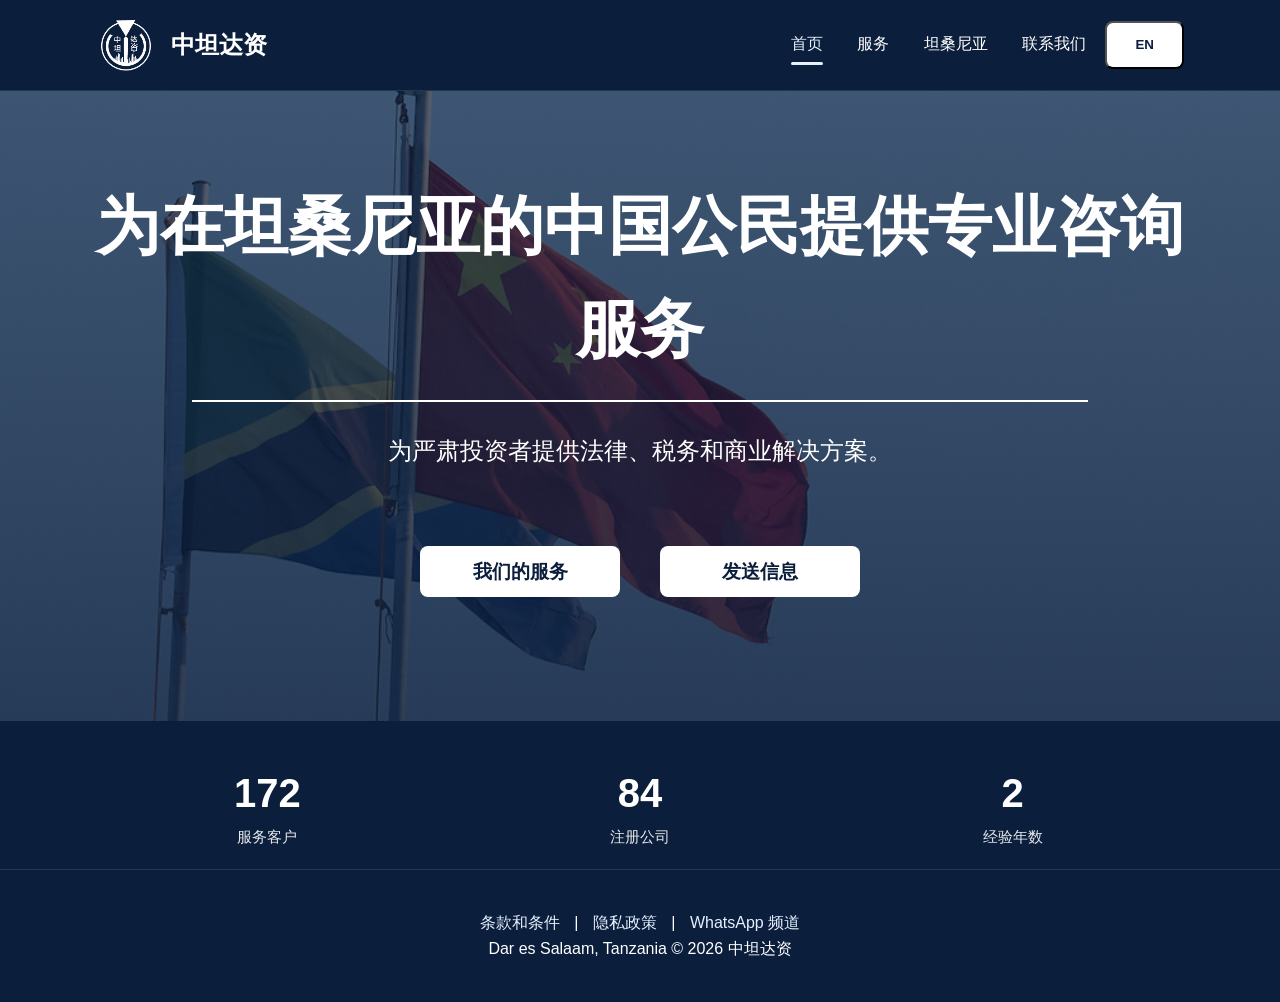
<file: index.html>
<!DOCTYPE html>
<html lang="en">
<head>
  <meta charset="UTF-8">
  <meta name="viewport" content="width=device-width, initial-scale=1.0">
  <meta name="description" content="中坦达资! 您的坦桑尼亚咨询公司，也是国际投资者（尤其是中国投资者）进入东非（坦桑尼亚）的战略门户。我们专注于提供全面的商业解决方案，包括公司注册、税务合规、法律帮忙和投资促进。通过将全球资本与当地监管框架对接，我们确保您顺利、安全、合规地进入坦桑尼亚市场。“专注于增长，文书工作交给我们”">
  <title>中坦达资 | HOME PAGE</title>
  <link rel="stylesheet" href="style.css">
  <link rel="stylesheet" href="https://cdnjs.cloudflare.com/ajax/libs/font-awesome/6.0.0/css/all.min.css">
  <link rel="icon" href="images/favicon.ico" type="image/x-icon">
  
</head>

<body>

<header class="header">
  <div class="container flex">
    <div class="logo">
        <img src="images/logo.webp" alt="中坦达资logo">
        <h2>中坦达资</h2>
    </div>

    <nav>
      <a href="index.html" class="active" data-en="Home" data-zh="首页"></a>
      <a href="services.html" data-en="Services" data-zh="服务"></a>
      <a href="tanzania.html" data-en="Tanzania" data-zh="坦桑尼亚"></a>
      <a href="contact.html" data-en="Contact us" data-zh="联系我们"></a>
      <button id="langToggle">中文</button>
    </nav>

     <button id="hamburger">☰</button>
  </div>

  <div id="mobileMenu" class="mobile-menu">
    <div class="mobile-content">
      <span class="close-menu" onclick="closeMenu()">×</span>
      <nav class="mobile-nav">
        <a href="index.html" data-en="Home" data-zh="首页" onclick="closeMenu()"></a>
        <a href="services.html" data-en="Services" data-zh="服务" onclick="closeMenu()"></a>
        <a href="tanzania.html" data-en="Tanzania" data-zh="坦桑尼亚" onclick="closeMenu()"></a>
        <a href="contact.html" data-en="Contact us" data-zh="联系我们" onclick="closeMenu()"></a>
      </nav>
      <button id="langToggleMobile">中文</button>
    </div>
  </div>  
</header>

<main class="main-content">
  <section id="home" class="hero">
    <div class="overlay">
      <h1 style="font-size: 4rem; margin: 20px 70px;" 
          data-en="PROFESSIONAL CONSULTANCY FOR CHINESE CITIZENS IN TANZANIA"
          data-zh="为在坦桑尼亚的中国公民提供专业咨询服务"></h1>
  <hr style="width:70%; margin: 0 auto 30px; border: 1px solid var(--white); display: block;">
      <p style="font-size: 1.5rem;"
         data-en="Legal, tax, and business solutions built for serious investors."
         data-zh="为严肃投资者提供法律、税务和商业解决方案。"></p>
         <section class="button-container">
    <a href="services.html" class="btn btn-large" 
       data-en="Our Services" 
       data-zh="我们的服务"></a>
       
    <a href="contact.html" class="btn btn-large" 
       data-en="Send Message" 
       data-zh="发送信息"></a>
</section>
    </div>
  </section>

<section id="stats" class="section dark">
  <div class="container grid">
    <div class="stat">
      <h2 class="counter" data-target="169">0</h2>
      <p data-en="Clients Assisted" data-zh="服务客户"></p>
    </div>

    <div class="stat">
      <h2 class="counter" data-target="87">0</h2>
      <p data-en="Companies Registered" data-zh="注册公司"></p>
    </div>

    <div class="stat">
      <h2 class="counter" data-target="2">0</h2>
      <p data-en="Years Experience" data-zh="经验年数"></p>
    </div>
  </div>
</section>
</main>

<footer class="footer">
  <p>
    <a href="#" onclick="openTerms()" data-en="Terms & Conditions" data-zh="条款和条件"></a> |
    <a href="#" onclick="openPrivacy()" data-en="Privacy Policy" data-zh="隐私政策"></a> |
    <a href="https://whatsapp.com/channel/0029VbDK2m56LwHiyqwRqf0X" target="_blank" data-en="WhatsApp Channel" data-zh="WhatsApp 频道"></a>
  </p>
   <p>Dar es Salaam, Tanzania  ©️ 2026 中坦达资</p>
</footer>

<div id="termsPopup" class="popup">
  <div class="popup-content">
    <span class="close" onclick="closeTerms()">×</span>
    <h3 data-en="Terms & Conditions" data-zh="条款和条件">Terms & Conditions</h3>
    <p data-en="These are the terms and conditions for using our services." data-zh="这些是我们服务的条款和条件。">This company is a private consultancy firm...</p>
    <div class="policy-section">
      <h4 data-en="Professional Scope" data-zh="专业范围">Professional Scope</h4>
      <p data-en="中坦达资 provides professional consultancy services including, but not limited to the listed below. In the United Republic of Tanzania, We act as an intermediary and consultant; we are not a government entity." data-zh="中坦达资提供专业咨询服 务，包括但不限于以下列出的服务。在坦桑尼亚联合共和国，我们充当中介和顾问；我们不是政府实体。"></p>
      <ul>
        <li data-en="Company Registration" data-zh="公司注册">Company Registration</li>
        <li data-en="Tax Compliance" data-zh="税务合规">Tax Compliance</li>
        <li data-en="Legal Advisory" data-zh="法律咨询">Legal Advisory</li>
        <li data-en="Investment Facilitation" data-zh="投资促进">Investment Facilitation</li>
      </ul>
    </div>

    <div class="policy-section">
      <h4 data-en="Accuracy of Information" data-zh="信息准确性">Accuracy of Information</h4>
      <ul>
        <li data-en="Clients must provide accurate and complete information for all services." data-zh="客户必须为所有服务提供准确完整的信息。">Clients must provide accurate and complete information for all services.</li>
        <li data-en="中坦达资 is not responsible for delays or rejections caused by inaccurate information provided by the client." data-zh="中坦达资不对客户提供的错误信息导致的延误或拒绝负责。">Zhongtandazi is not responsible for delays or rejections caused by inaccurate information provided by the client.</li>
         <li data-en="Clients must comply with all Tanzanian government requirements and regulations." data-zh="客户必须遵守坦桑尼亚政府的所有要求和规定。">Clients must comply with all Tanzanian government requirements and regulations.</li>
      </ul>
    </div>

    <div class="policy-section">
      <h4 data-en="Confidentiality" data-zh="保密性">Confidentiality</h4>
      <ul>
        <li data-en="We maintain strict confidentiality of all client information." data-zh="我们对所有客户信息保密。">We maintain strict confidentiality of all client information.</li>
        <li data-en="Only authorized personnel have access to client data for service delivery purposes." data-zh="只有授权人员可以访问客户数据以提供服务。">Only authorized personnel have access to client data for service delivery purposes.</li>
         <li data-en="Client information is stored securely and handled responsibly." data-zh="客户信息被安全存储并负责任地处理。">Client information is stored securely and handled responsibly.</li>
      </ul>
    </div>

     <div class="policy-section">
      <h4 data-en="Payment and Refunds" data-zh="支付和退款">Payment and Refunds</h4>
      <ul>
        <li data-en="Service fees are non-refundable once the application process with government bodies has commenced." data-zh="一旦与政府机构的申请流程开始，服务费用将不予退还。">Service fees are non-refundable once the application process with government bodies has commenced.</li>
        <li data-en="Any external government fees or levies are the responsibility of the client unless explicitly included in a service package." data-zh="任何外部政府费用或征费由客户负责，除非明确包含在服务套餐中。">Any external government fees or levies are the responsibility of the client unless explicitly included in a service package.</li>
      </ul>
    </div>
     <div class="policy-section">
      <h4 data-en="Limitation of Liability" data-zh="责任限制">Limitation of Liability</h4>
      <ul>
        <li data-en="中坦达资 is not liable for any indirect, incidental, or consequential damages arising from the use of our services." data-zh="中坦达资不对因使用我们的服务而产生的任何间接、偶然或后果性损害负责。">Zhongtandazi is not liable for any indirect, incidental, or consequential damages arising from the use of our services.</li>
        <li data-en="We do not guarantee specific outcomes as all applications are subject to government approval." data-zh="我们不保证特定结果，因为所有申请都需经政府批准。">We do not guarantee specific outcomes as all applications are subject to government approval.</li>
      </ul>
      <p data-en="While we strive for 100% success in all applications, final approval rests with the Tanzanian government. Zhongtandazi is not liable for business losses resulting from government decisions or policy shifts." data-zh="尽管我们努力在所有申请中实现100%的成功率，但最终批准权在于坦桑尼亚政府。中坦达资不对因政府决定或政策变化导致的业务损失负责。">While we strive for 100% success in all applications, final approval rests with the Tanzanian government. Zhongtandazi is not liable for business losses resulting from government decisions or policy shifts.</p>
    </div>
    <div>
      <h4 data-en="Governing Law" data-zh="适用法律">Governing Law</h4>
      <p data-en="These terms and conditions are governed by the laws of the United Republic of Tanzania." data-zh="这些条款和条件受坦桑尼亚联合共和国的法律管辖。">These terms and conditions are governed by the laws of the United Republic of Tanzania.</p>
    </div>
  </div>
</div>

<div id="privacyPopup" class="popup">
  <div class="popup-content">
    <span class="close" onclick="closePrivacy()">×</span>
    <h3 data-en="Privacy Policy" data-zh="隐私政策">Privacy Policy</h3>
    <p data-en="At 中坦达资, we respect your privacy and protect your personal information you share with us when providing professional legal, tax and business consultancy services in Tanzania." data-zh="在中坦达资，我们尊重您的隐私并保护您在我们提供坦桑尼亚专业法律、税务和商业咨询服务时分享的个人信息。">At Zhong Tan Da Zi, we respect your privacy and protect your personal information you share with us when providing professional legal, tax and business consultancy services in Tanzania.</p>

    <div class="policy-section">
      <h4 data-en="What we collect" data-zh="我们收集的信息">What we collect</h4>
      <ul>
        <li data-en="Name, contact details and company information" data-zh="姓名、联系方式和公司信息">Name, contact details and company information</li>
        <li data-en="Identity documents, visa and work permit data" data-zh="身份证件、签证和工作许可资料">Identity documents, visa and work permit data</li>
        <li data-en="Business plans, tax details and legal filings" data-zh="商业计划、税务信息和法律申报资料">Business plans, tax details and legal filings</li>
        <li data-en="Communications and documents required for service delivery" data-zh="服务所需的沟通记录和文件">Communications and documents required for service delivery</li>
      </ul>
    </div>

    <div class="policy-section">
      <h4 data-en="Why we collect it" data-zh="我们为什么收集">Why we collect it</h4>
      <ul>
        <li data-en="To deliver company registration, tax and legal support" data-zh="为提供公司注册、税务和法律支持">To deliver company registration, tax and legal support</li>
        <li data-en="To prepare applications, filings and client documents" data-zh="为准备申请、申报和客户文件">To prepare applications, filings and client documents</li>
        <li data-en="To communicate clearly and manage ongoing services" data-zh="为清晰沟通并管理持续服务">To communicate clearly and manage ongoing services</li>
        <li data-en="To comply with Tanzanian regulatory and accounting needs" data-zh="为遵守坦桑尼亚监管和会计要求">To comply with Tanzanian regulatory and accounting needs</li>
      </ul>
    </div>

    <div class="policy-section">
      <h4 data-en="How we protect it" data-zh="我们如何保护信息">How we protect it</h4>
      <ul>
        <li data-en="We keep client information confidential" data-zh="我们将客户信息保密">We keep client information confidential</li>
        <li data-en="Only authorized staff access your data" data-zh="只有授权人员可以访问您的数据">Only authorized staff access your data</li>
        <li data-en="We store information securely and responsibly" data-zh="我们安全且负责地存储信息">We store information securely and responsibly</li>
      </ul>
    </div>

    <div class="policy-section">
      <h4 data-en="Data sharing" data-zh="数据共享">Data sharing</h4>
      <ul>
        <li data-en="We do not sell or rent your personal data" data-zh="我们不会出售或出租您的个人数据">We do not sell or rent your personal data</li>
        <li data-en="We may share information with authorities or partners only when needed to complete service delivery" data-zh="我们仅在完成服务交付所需时与主管部门或合作伙伴共享信息">We may share information with authorities or partners only when needed to complete service delivery</li>
        <li data-en="We obtain your approval before sharing data outside the company unless legally required" data-zh="除非法律要求，否则我们会在共享公司外信息前征得您的同意">We obtain your approval before sharing data outside the company unless legally required</li>
      </ul>
    </div>

    <div class="policy-section">
      <h4 data-en="Your rights" data-zh="您的权利">Your rights</h4>
      <ul>
        <li data-en="You can request access, correction or deletion of your information" data-zh="您可以请求访问、更正或删除您的信息">You can request access, correction or deletion of your information</li>
        <li data-en="Contact us anytime to update your details or ask privacy questions" data-zh="随时联系我们以更新您的信息或咨询隐私问题">Contact us anytime to update your details or ask privacy questions</li>
      </ul>
    </div>
  </div>
</div>

<script src="script.js"></script>
</body>
</html>
</file>
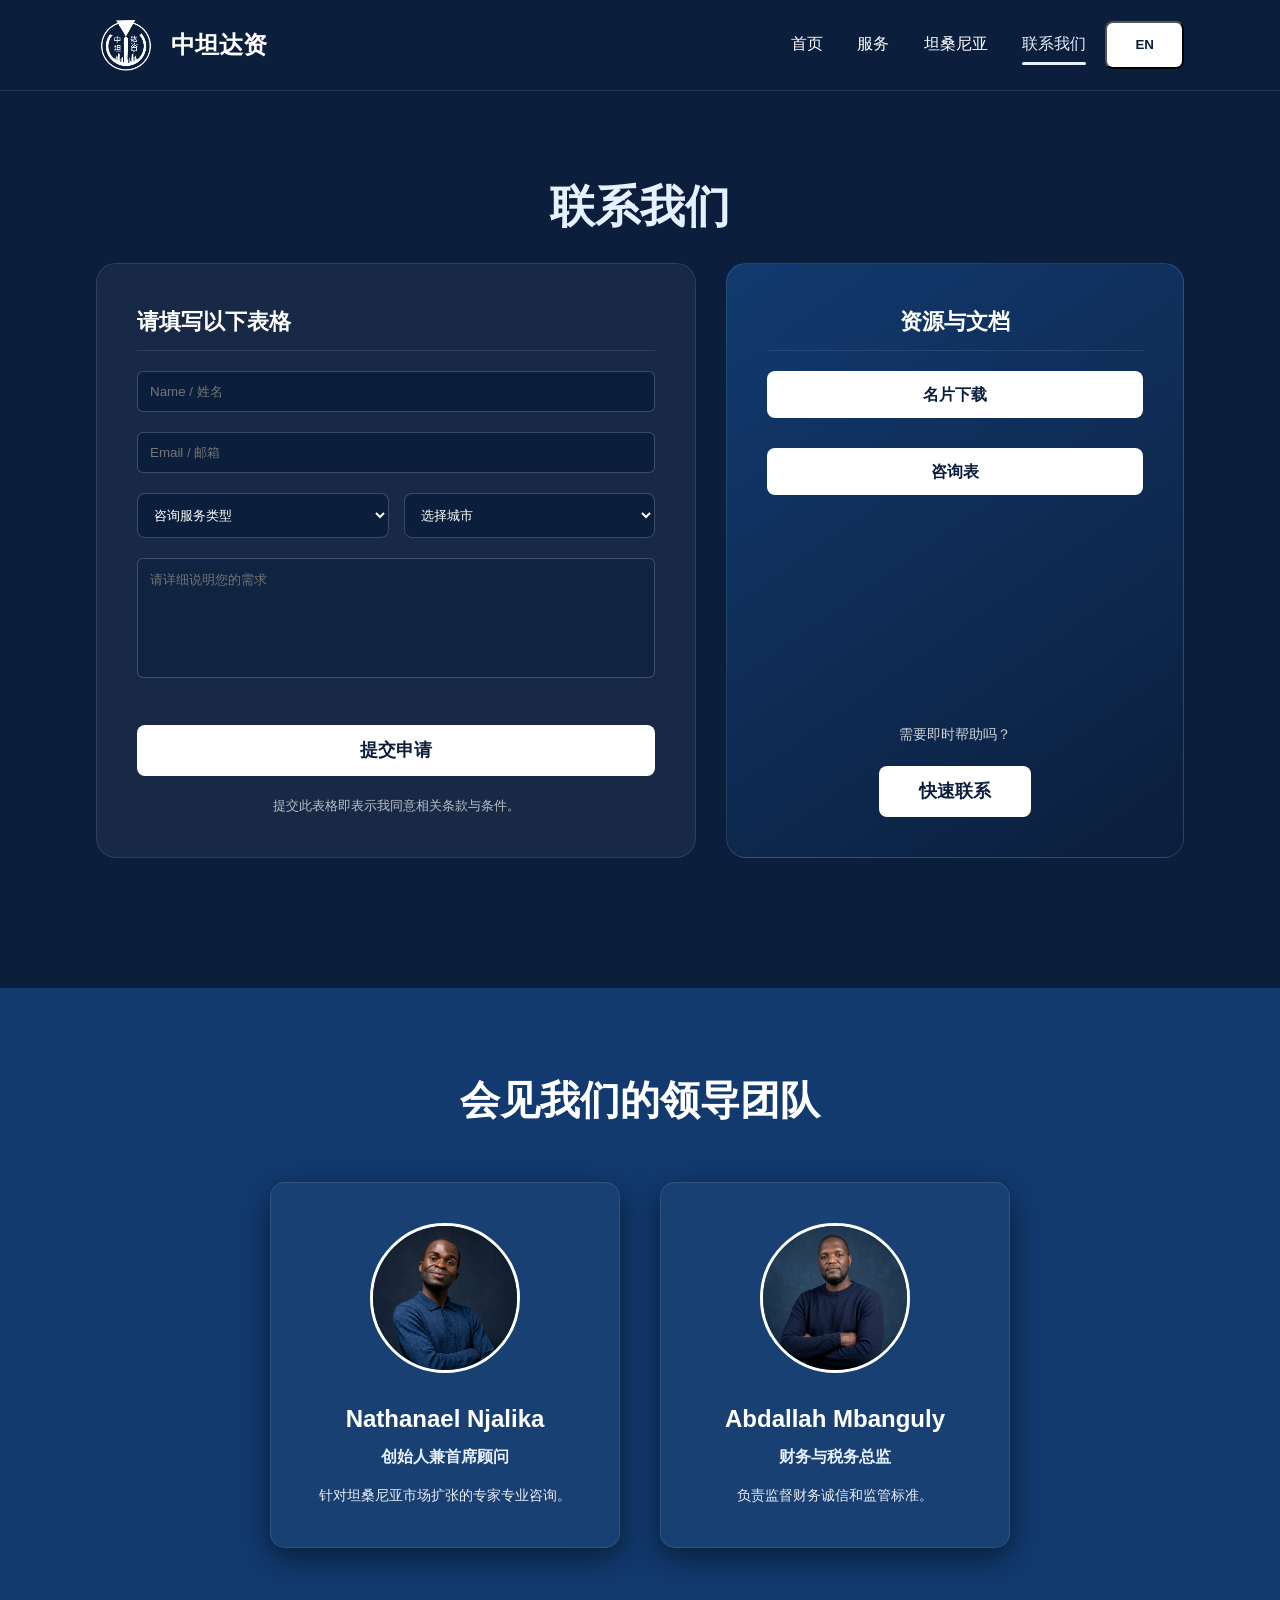
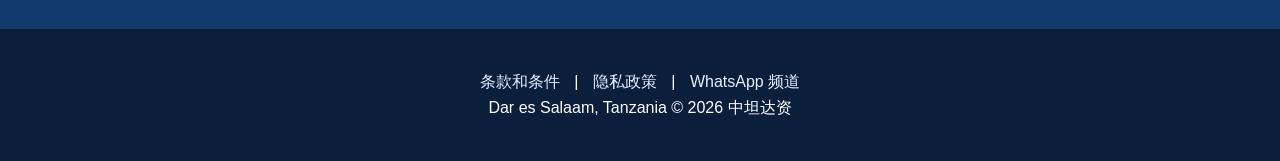
<file: contact.html>
<!DOCTYPE html>
<html lang="en">
<head>
  <meta charset="UTF-8">
  <meta name="viewport" content="width=device-width, initial-scale=1.0">
  <title>中坦达资 | CONTACT US</title>
  <link rel="stylesheet" href="style.css">
  <link rel="stylesheet" href="https://cdnjs.cloudflare.com/ajax/libs/font-awesome/6.0.0/css/all.min.css">
  <link rel="icon" href="images/favicon.ico" type="image/x-icon">
  
</head>

<body>

<header class="header">
  <div class="container flex">
    <div class="logo">
        <img src="images/logo.webp" alt="logo">
        <h2 data-en="中坦达资" data-zh="中坦达资">中坦达资</h2>
    </div>
    <nav>
      <a href="index.html" data-en="Home" data-zh="首页"></a>
      <a href="services.html" data-en="Services" data-zh="服务"></a>
      <a href="tanzania.html" data-en="Tanzania" data-zh="坦桑尼亚"></a>
      <a href="contact.html" class="active" data-en="Contact us" data-zh="联系我们"></a>
      <button id="langToggle">中文</button>
    </nav>
     <button id="hamburger">☰</button>
  </div>
</header>

<main class="main-content">
  <section class="section">
    <div class="container">
      <h2 class="main-section-title" data-en="Get in touch" data-zh="联系我们"></h2>

      <div class="two-column-layout">
        <div class="form-box">
          <h3 class="box-title" data-en="Fill the form below" data-zh="请填写以下表格"></h3>
          <form action="https://formspree.io/f/xrejbnjo" method="POST">
            <input type="text" name="name" placeholder="Name / 姓名" required>
            <input type="email" name="email" placeholder="Email / 邮箱" required>

            <div style="display: grid; grid-template-columns: 1fr 1fr; gap: 15px;">
              <select name="service" style="height: 45px; border-radius: 8px; background: var(--navy); color: white; border: 1px solid rgba(255,255,255,0.2);" required>
                <option value="" disabled selected data-en="Consulting For" data-zh="咨询服务类型"></option>
                <option data-en="Company Registration" data-zh="公司注册"></option>
                <option data-en="Legal Services" data-zh="法律服务"></option>
                <option data-en="Tax and Auditing" data-zh="税务与审计"></option>
                <option data-en="Investment Guidance" data-zh="投资指导"></option>
                <option data-en="Other" data-zh="其他"></option>
              </select>

              <select name="location" style="height: 45px; border-radius: 8px; background: var(--navy); color: white; border: 1px solid rgba(255,255,255,0.2);" required>
                <option value="" disabled selected data-en="Select Location" data-zh="选择城市"></option>
                <option data-en="Dar es Salaam" data-zh="达累斯萨拉姆"></option>
                <option data-en="Arusha" data-zh="阿鲁沙"></option>
                <option data-en="Mbeya" data-zh="姆贝亚"></option>
                <option data-en="Dodoma" data-zh="多多马"></option>
                <option data-en="Mwanza" data-zh="姆万扎"></option>
                <option data-en="Other City" data-zh="其他城市"></option>
              </select>
            </div>
            
            <textarea name="message" placeholder="请详细说明您的需求"></textarea>
            
            <button type="submit" class="cta-button" style="width: 100%;" data-en="Submit Message" data-zh="提交申请"></button>
          </form>

          <div class="agree-box" style="margin-top: 20px;">
            <span data-en="By submitting this form I agree to the terms and conditions." 
                  data-zh="提交此表格即表示我同意相关条款与条件。"></span>
          </div>
        </div>

        <div class="downloads-box">
          <div>
            <h3 class="box-title" data-en="Resources" data-zh="资源与文档"></h3>
            <div class="download-stack">
                <a href="images/business-card.pdf" download class="btn-download" style="width: 100%; margin-bottom: 15px;">
                    <span data-en="Business Card" data-zh="名片下载"></span>
                </a>
                <a href="images/inquiry-form.webp" download class="btn-download" style="width: 100%;">
                    <span data-en="Inquiry Form" data-zh="咨询表"></span>
                </a>
            </div>
          </div>

          <div class="quick-contact-area">
              <p style="font-size: 0.85rem; opacity: 0.8; text-align: center;" data-en="Need instant help?" data-zh="需要即时帮助吗？"></p>
              <button class="cta-button" onclick="openContactDesk()" data-en="QUICK CONTACT" data-zh="快速联系"></button>
          </div>
        </div>
      </div>
    </div>
  </section>

  <section class="section dark">
    <div class="container">
      <h2 style="text-align: center; font-size: 2.5rem; margin-bottom: 50px;" data-en="Our Leadership" data-zh="会见我们的领导团队"></h2>
      <div class="team-container">
          <div class="member-card">
              <img src="images/nathanael.webp" alt="Nathanael" class="member-photo">
              <h3 class="member-name">Nathanael Njalika</h3>
              <span class="member-position" data-en="Founder & Chief Consultant" data-zh="创始人兼首席顾问"></span>
              <p class="member-desc" data-en="Expert professional consultancy for Tanzanian market expansion." data-zh="针对坦桑尼亚市场扩张的专家专业咨询。"></p>
          </div>
          <div class="member-card">
              <img src="images/abdallah.webp" alt="Abdallah" class="member-photo">
              <h3 class="member-name">Abdallah Mbanguly</h3>
              <span class="member-position" data-en="Managing Director & Tax Associate" data-zh="财务与税务总监"></span>
              <p class="member-desc" data-en="Oversees financial integrity and regulatory standards." data-zh="负责监督财务诚信和监管标准。"></p>
          </div>
      </div>
    </div>
  </section>
</main>


<div id="contactDeskPopup" class="popup">
  <style>
    /* Popup Box adjustments */
    .contact-grid-content {
        max-width: 550px !important; 
        padding: 40px 20px 20px 20px !important;
        text-align: center;
    }

    /* Force the 2x2 Square Grid */
    .contact-quick-grid {
        display: grid;
        grid-template-columns: repeat(2, 1fr);
        gap: 15px; 
        margin-top: 10px;
    }

    /* BASE CARD STYLE: Unified for all cards */
    .contact-item {
        aspect-ratio: 1 / 1; 
        cursor: pointer;
        text-decoration: none;
        perspective: 1000px; 
        border-radius: 12px;
        background: rgba(0, 51, 102, 0.05); 
        border: 1px solid rgba(0, 51, 102, 0.1);
        display: flex;
        flex-direction: column;
        align-items: center;
        justify-content: center;
        transition: all 0.3s ease;
        color: #003366;
        position: relative;
        overflow: hidden; /* Ensures flip stays inside rounded corners */
    }

    .contact-item:hover {
        background: #ffffff;
        border-color: #7ebce6; 
        transform: translateY(-5px);
        box-shadow: 0 8px 20px rgba(0, 0, 0, 0.1);
    }

    /* Flipping Mechanics: This now forces the WeChat card to stay square */
    .flip-card-inner {
        position: absolute; /* Changed to absolute to fill the parent container */
        width: 100%;
        height: 100%;
        top: 0;
        left: 0;
        transition: transform 0.6s cubic-bezier(0.4, 0, 0.2, 1);
        transform-style: preserve-3d;
    }

    .contact-item.flipped .flip-card-inner {
        transform: rotateY(180deg);
    }

    .flip-card-front, .flip-card-back {
        position: absolute;
        width: 100%;
        height: 100%;
        backface-visibility: hidden;
        -webkit-backface-visibility: hidden;
        display: flex;
        flex-direction: column;
        align-items: center;
        justify-content: center;
        padding: 15px;
        top: 0;
        left: 0;
    }

    .flip-card-back {
        background: #ffffff;
        transform: rotateY(180deg);
        border-radius: 12px;
        border: 1px solid #7ebce6;
    }

    .flip-card-back img {
        width: 80%;
        height: auto;
        border-radius: 4px;
    }

    /* Icons and Text styles */
    .contact-icon { font-size: 2.5rem; margin-bottom: 8px; }
    .contact-item h4 { margin: 5px 0; font-size: 1.1rem; font-weight: 600; }
    .contact-item p { font-size: 0.85rem; opacity: 0.8; margin: 0; line-height: 1.2; }

    @media (max-width: 480px) {
        .contact-quick-grid { gap: 10px; }
        .contact-item { aspect-ratio: 1.2 / 1; } /* Keep them mostly square on mobile */
        .contact-icon { font-size: 2rem; }
    }
  </style>

  <div class="popup-content contact-grid-content">
    <span class="close" onclick="closeContactDesk()">×</span>
      <h3 data-en="Contact Desk" data-zh="联系台">Contact Desk</h3>
    <div class="contact-quick-grid">
        <a href="https://wa.me/255614749890" class="contact-item">
            <div class="contact-icon"><i class="fab fa-whatsapp"></i></div>
            <h4 data-en="WhatsApp" data-zh="WhatsApp">WhatsApp</h4>
            <p data-en="Quick Chat | Call" data-zh="快速聊天 | 通话">Quick Chat | Call</p>
        </a>

        <div class="contact-item" onclick="this.classList.toggle('flipped')">
            <div class="flip-card-inner">
                <div class="flip-card-front">
                    <div class="contact-icon"><i class="fab fa-weixin"></i></div>
                    <h4 data-en="WeChat" data-zh="微信">WeChat</h4>
                    <p data-en="Click to reveal the QR Code" data-zh="点击显示二维码">Click to reveal the QR Code</p>
                </div>
                <div class="flip-card-back">
                    <img src="images/wechat-qr.webp" alt="WeChat QR">
                </div>
            </div>
        </div>

        <a href="mailto:zhongtandazi@aol.com" class="contact-item">
            <div class="contact-icon"><i class="fas fa-envelope"></i></div>
            <h4 data-en="Email" data-zh="电子邮件">Email</h4>
            <p data-en="Send an Email" data-zh="发送电子邮件">Send an Email</p>
        </a>

        <div class="contact-item">
            <div class="contact-icon"><i class="fas fa-location-arrow"></i></div>
            <h4 data-en="Office" data-zh="办公地址">Office</h4>
            <p data-en="Navigate to Us" data-zh="导航至我们">Navigate to Us</p>
        </div>
    </div>
  </div>
</div>


<footer class="footer">
  <p>
    <a href="#" onclick="openTerms()" data-en="Terms & Conditions" data-zh="条款和条件"></a> |
    <a href="#" onclick="openPrivacy()" data-en="Privacy Policy" data-zh="隐私政策"></a> |
    <a href="https://whatsapp.com/channel/0029VbDK2m56LwHiyqwRqf0X" target="_blank" data-en="WhatsApp Channel" data-zh="WhatsApp 频道"></a>
  </p>
   <p>Dar es Salaam, Tanzania  ©️ 2026 中坦达资</p>
</footer>

<div id="termsPopup" class="popup">
  <div class="popup-content">
    <span class="close" onclick="closeTerms()">×</span>
    <h3 data-en="Terms & Conditions" data-zh="条款和条件">Terms & Conditions</h3>
    <p data-en="These are the terms and conditions for using our services." data-zh="这些是我们服务的条款和条件。">This company is a private consultancy firm...</p>
    <div class="policy-section">
      <h4 data-en="Professional Scope" data-zh="专业范围">Professional Scope</h4>
      <p data-en="中坦达资 provides professional consultancy services including, but not limited to the listed below. In the United Republic of Tanzania, We act as an intermediary and consultant; we are not a government entity." data-zh="中坦达资提供专业咨询服 务，包括但不限于以下列出的服务。在坦桑尼亚联合共和国，我们充当中介和顾问；我们不是政府实体。"></p>
      <ul>
        <li data-en="Company Registration" data-zh="公司注册">Company Registration</li>
        <li data-en="Tax Compliance" data-zh="税务合规">Tax Compliance</li>
        <li data-en="Legal Advisory" data-zh="法律咨询">Legal Advisory</li>
        <li data-en="Investment Facilitation" data-zh="投资促进">Investment Facilitation</li>
      </ul>
    </div>

    <div class="policy-section">
      <h4 data-en="Accuracy of Information" data-zh="信息准确性">Accuracy of Information</h4>
      <ul>
        <li data-en="Clients must provide accurate and complete information for all services." data-zh="客户必须为所有服务提供准确完整的信息。">Clients must provide accurate and complete information for all services.</li>
        <li data-en="中坦达资 is not responsible for delays or rejections caused by inaccurate information provided by the client." data-zh="中坦达资不对客户提供的错误信息导致的延误或拒绝负责。">Zhongtandazi is not responsible for delays or rejections caused by inaccurate information provided by the client.</li>
         <li data-en="Clients must comply with all Tanzanian government requirements and regulations." data-zh="客户必须遵守坦桑尼亚政府的所有要求和规定。">Clients must comply with all Tanzanian government requirements and regulations.</li>
      </ul>
    </div>

    <div class="policy-section">
      <h4 data-en="Confidentiality" data-zh="保密性">Confidentiality</h4>
      <ul>
        <li data-en="We maintain strict confidentiality of all client information." data-zh="我们对所有客户信息保密。">We maintain strict confidentiality of all client information.</li>
        <li data-en="Only authorized personnel have access to client data for service delivery purposes." data-zh="只有授权人员可以访问客户数据以提供服务。">Only authorized personnel have access to client data for service delivery purposes.</li>
         <li data-en="Client information is stored securely and handled responsibly." data-zh="客户信息被安全存储并负责任地处理。">Client information is stored securely and handled responsibly.</li>
      </ul>
    </div>

     <div class="policy-section">
      <h4 data-en="Payment and Refunds" data-zh="支付和退款">Payment and Refunds</h4>
      <ul>
        <li data-en="Service fees are non-refundable once the application process with government bodies has commenced." data-zh="一旦与政府机构的申请流程开始，服务费用将不予退还。">Service fees are non-refundable once the application process with government bodies has commenced.</li>
        <li data-en="Any external government fees or levies are the responsibility of the client unless explicitly included in a service package." data-zh="任何外部政府费用或征费由客户负责，除非明确包含在服务套餐中。">Any external government fees or levies are the responsibility of the client unless explicitly included in a service package.</li>
      </ul>
    </div>
     <div class="policy-section">
      <h4 data-en="Limitation of Liability" data-zh="责任限制">Limitation of Liability</h4>
      <ul>
        <li data-en="中坦达资 is not liable for any indirect, incidental, or consequential damages arising from the use of our services." data-zh="中坦达资不对因使用我们的服务而产生的任何间接、偶然或后果性损害负责。">Zhongtandazi is not liable for any indirect, incidental, or consequential damages arising from the use of our services.</li>
        <li data-en="We do not guarantee specific outcomes as all applications are subject to government approval." data-zh="我们不保证特定结果，因为所有申请都需经政府批准。">We do not guarantee specific outcomes as all applications are subject to government approval.</li>
      </ul>
      <p data-en="While we strive for 100% success in all applications, final approval rests with the Tanzanian government. Zhongtandazi is not liable for business losses resulting from government decisions or policy shifts." data-zh="尽管我们努力在所有申请中实现100%的成功率，但最终批准权在于坦桑尼亚政府。中坦达资不对因政府决定或政策变化导致的业务损失负责。">While we strive for 100% success in all applications, final approval rests with the Tanzanian government. Zhongtandazi is not liable for business losses resulting from government decisions or policy shifts.</p>
    </div>
    <div>
      <h4 data-en="Governing Law" data-zh="适用法律">Governing Law</h4>
      <p data-en="These terms and conditions are governed by the laws of the United Republic of Tanzania." data-zh="这些条款和条件受坦桑尼亚联合共和国的法律管辖。">These terms and conditions are governed by the laws of the United Republic of Tanzania.</p>
    </div>
  </div>
</div>

<div id="privacyPopup" class="popup">
  <div class="popup-content">
    <span class="close" onclick="closePrivacy()">×</span>
    <h3 data-en="Privacy Policy" data-zh="隐私政策">Privacy Policy</h3>
    <p data-en="At 中坦达资, we respect your privacy and protect your personal information you share with us when providing professional legal, tax and business consultancy services in Tanzania." data-zh="在中坦达资，我们尊重您的隐私并保护您在我们提供坦桑尼亚专业法律、税务和商业咨询服务时分享的个人信息。">At Zhong Tan Da Zi, we respect your privacy and protect your personal information you share with us when providing professional legal, tax and business consultancy services in Tanzania.</p>

    <div class="policy-section">
      <h4 data-en="What we collect" data-zh="我们收集的信息">What we collect</h4>
      <ul>
        <li data-en="Name, contact details and company information" data-zh="姓名、联系方式和公司信息">Name, contact details and company information</li>
        <li data-en="Identity documents, visa and work permit data" data-zh="身份证件、签证和工作许可资料">Identity documents, visa and work permit data</li>
        <li data-en="Business plans, tax details and legal filings" data-zh="商业计划、税务信息和法律申报资料">Business plans, tax details and legal filings</li>
        <li data-en="Communications and documents required for service delivery" data-zh="服务所需的沟通记录和文件">Communications and documents required for service delivery</li>
      </ul>
    </div>

    <div class="policy-section">
      <h4 data-en="Why we collect it" data-zh="我们为什么收集">Why we collect it</h4>
      <ul>
        <li data-en="To deliver company registration, tax and legal support" data-zh="为提供公司注册、税务和法律支持">To deliver company registration, tax and legal support</li>
        <li data-en="To prepare applications, filings and client documents" data-zh="为准备申请、申报和客户文件">To prepare applications, filings and client documents</li>
        <li data-en="To communicate clearly and manage ongoing services" data-zh="为清晰沟通并管理持续服务">To communicate clearly and manage ongoing services</li>
        <li data-en="To comply with Tanzanian regulatory and accounting needs" data-zh="为遵守坦桑尼亚监管和会计要求">To comply with Tanzanian regulatory and accounting needs</li>
      </ul>
    </div>

    <div class="policy-section">
      <h4 data-en="How we protect it" data-zh="我们如何保护信息">How we protect it</h4>
      <ul>
        <li data-en="We keep client information confidential" data-zh="我们将客户信息保密">We keep client information confidential</li>
        <li data-en="Only authorized staff access your data" data-zh="只有授权人员可以访问您的数据">Only authorized staff access your data</li>
        <li data-en="We store information securely and responsibly" data-zh="我们安全且负责地存储信息">We store information securely and responsibly</li>
      </ul>
    </div>

    <div class="policy-section">
      <h4 data-en="Data sharing" data-zh="数据共享">Data sharing</h4>
      <ul>
        <li data-en="We do not sell or rent your personal data" data-zh="我们不会出售或出租您的个人数据">We do not sell or rent your personal data</li>
        <li data-en="We may share information with authorities or partners only when needed to complete service delivery" data-zh="我们仅在完成服务交付所需时与主管部门或合作伙伴共享信息">We may share information with authorities or partners only when needed to complete service delivery</li>
        <li data-en="We obtain your approval before sharing data outside the company unless legally required" data-zh="除非法律要求，否则我们会在共享公司外信息前征得您的同意">We obtain your approval before sharing data outside the company unless legally required</li>
      </ul>
    </div>

    <div class="policy-section">
      <h4 data-en="Your rights" data-zh="您的权利">Your rights</h4>
      <ul>
        <li data-en="You can request access, correction or deletion of your information" data-zh="您可以请求访问、更正或删除您的信息">You can request access, correction or deletion of your information</li>
        <li data-en="Contact us anytime to update your details or ask privacy questions" data-zh="随时联系我们以更新您的信息或咨询隐私问题">Contact us anytime to update your details or ask privacy questions</li>
      </ul>
    </div>
  </div>
</div>

<script src="script.js"></script>
</body>
</html>
</file>
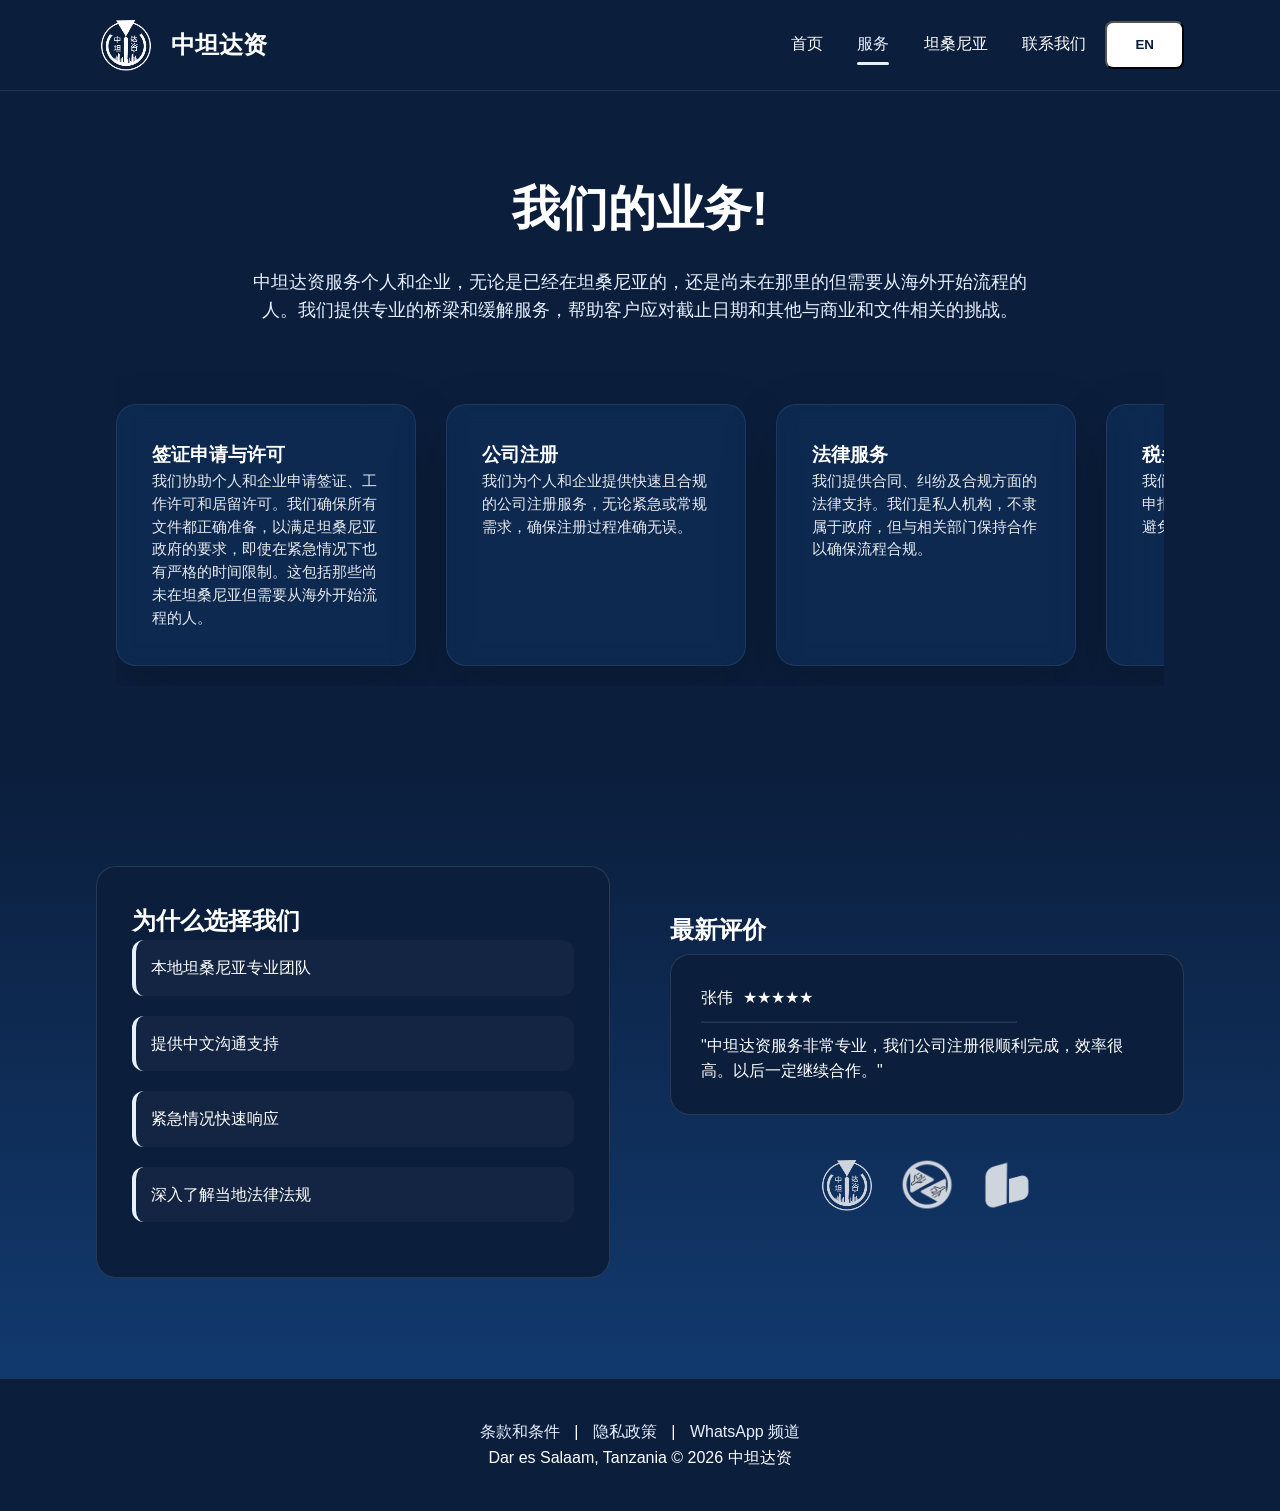
<file: services.html>
<!DOCTYPE html>
<html lang="en">
<head>
  <meta charset="UTF-8">
  <meta name="viewport" content="width=device-width, initial-scale=1.0">
  <title>中坦达资 | SERVICES</title>
  <link rel="stylesheet" href="style.css">
  <link rel="icon" href="images/favicon.ico" type="image/x-icon">
  <link rel="stylesheet" href="https://cdnjs.cloudflare.com/ajax/libs/font-awesome/6.0.0/css/all.min.css">
</head>

<body class="services-page">

<header class="header">
  <div class="container flex">
    <div class="logo">
        <img src="images/logo.webp" alt="中坦达资logo">
        <h2 data-en="中坦达资" data-zh="中坦达资">中坦达资</h2>
    </div>
    <nav>
      <a href="index.html" data-en="Home" data-zh="首页"></a>
      <a href="services.html" class="active" data-en="Services" data-zh="服务"></a>
      <a href="tanzania.html" data-en="Tanzania" data-zh="坦桑尼亚"></a>
      <a href="contact.html" data-en="Contact Us" data-zh="联系我们"></a>
      <button id="langToggle">中文</button>
    </nav>
     <button id="hamburger">☰</button>
  </div>
</header>

<main class="page-frame">

    <section id="what-we-do" class="section">
      <div class="container">
        <h1 style="text-align: center; font-size: 3rem; margin-bottom: 20px;" 
            data-en="WHAT WE DO!" 
            data-zh="我们的业务!"></h1>

        <div class="intro-text">
            <p data-en="中坦达资 reaches both individuals & businesses in Tanzania, Yes! and those who are not yet there but need to start the process from abroad. We provide a professional bridge and relief to deadlines and any other challenges related to doing business and papers."
               data-zh="中坦达资服务个人和企业，无论是已经在坦桑尼亚的，还是尚未在那里的但需要从海外开始流程的人。我们提供专业的桥梁和缓解服务，帮助客户应对截止日期和其他与商业和文件相关的挑战。"></p>
        </div>

        <div class="grid services-grid">
          <div class="card">
            <h3 data-en="Visa Applications & Permits" data-zh="签证申请与许可"></h3>
            <p data-en="We assist visa applications, work permits, and residence permits for individuals and companies. Ensuring all documents are prepared correctly, even in urgent cases with tight deadlines."
               data-zh="我们协助个人和企业申请签证、工作许可和居留许可。我们确保所有文件都正确准备，以满足坦桑尼亚政府的要求，即使在紧急情况下也有严格的时间限制。这包括那些尚未在坦桑尼亚但需要从海外开始流程的人。"></p>
          </div>
          <div class="card">
            <h3 data-en="Company Registration" data-zh="公司注册"></h3>
            <p data-en="We assist both individuals and companies with fast, compliant company registration in Tanzania. Whether urgent or standard cases, we ensure proper setup without errors."
               data-zh="我们为个人和企业提供快速且合规的公司注册服务，无论紧急或常规需求，确保注册过程准确无误。"></p>
          </div>
          <div class="card">
            <h3 data-en="Legal Services" data-zh="法律服务"></h3>
            <p data-en="We provide legal support for contracts, disputes, and compliance. We are a private firm, not part of the government, but we work closely with official institutions to ensure correct procedures."
               data-zh="我们提供合同、纠纷及合规方面的法律支持。我们是私人机构，不隶属于政府，但与相关部门保持合作以确保流程合规。"></p>
          </div>
          <div class="card">
            <h3 data-en="Tax & Auditing" data-zh="税务与审计"></h3>
            <p data-en="We handle tax planning, filing, and auditing for individuals and companies. Our approach ensures accuracy, compliance, and protection from unnecessary penalties."
               data-zh="我们为个人和企业提供税务规划、申报及审计服务，确保准确合规并避免不必要的处罚。"></p>
          </div>
          <div class="card">
            <h3 data-en="Investment Guidance" data-zh="投资指导"></h3>
            <p data-en="We guide foreign clients through Tanzania investment laws, procedures, and risks. We provide clear information so you can make safe and informed decisions."
               data-zh="我们为外国客户提供坦桑尼亚投资法律、流程及风险方面的指导，帮助您做出安全且明智的决策。"></p>
          </div>
</div>
        </div>
      </div>
    </section>

    <section id="why-choose-us" class="section combined-section">
        <div class="container combined-container">
            <div class="why-choose-us">
                <h2 data-en="Why Choose Us" data-zh="为什么选择我们">Why Choose Us</h2>
                <ul class="why-list">
                    <li data-en="Local Tanzanian experts" data-zh="本地坦桑尼亚专业团队"><i class="fas fa-map-marker-alt"></i>Local Tanzanian experts</li>
                    <li data-en="Chinese-speaking support" data-zh="提供中文沟通支持"><i class="fas fa-language"></i>Chinese-speaking support</li>
                    <li data-en="Fast response for urgent cases" data-zh="紧急情况快速响应"><i class="fas fa-bolt"></i>Fast response for urgent cases</li>
                    <li data-en="Deep understanding of local laws" data-zh="深入了解当地法律法规"><i class="fas fa-gavel"></i>Deep understanding of local laws</li>
                </ul>
            </div>

            <div class="testimonials-column" style="margin-top: 40px;">
                <h2 data-en="Latest Testimonials" data-zh="最新评价" style="margin: 5px auto;"></h2>
                <div class="testimonial-card">
                    <div class="testimonial-stars"><span class="testimonial-name" style="padding-right: 10px;">张伟</span>★★★★★</div>
                    <hr style="width: 70%; margin-top: 10px; margin-bottom: 10px; border-color: rgba(255,255,255,0.1);">
                    <p class="testimonial-text">"中坦达资服务非常专业，我们公司注册很顺利完成，效率很高。以后一定继续合作。"</p>
                </div>

                <div class="partners-container">
                    <div class="partners-row">
                        <div class="partners-grid">
                          <div class="partner-card"><img src="images/logo.webp" alt="Logo"></div>
                          <div class="partner-card"><img src="images/chanivisitz-transparent.webp" alt="Logo"></div>
                          <div class="partner-card"><img src="images/sasa-transparent.webp" alt="Logo"></div>
                        </div>
                    </div>
                </div>
            </div>
        </div>
    </section>

</main>

<footer class="footer">
  <p>
    <a href="#" onclick="openTerms()" data-en="Terms & Conditions" data-zh="条款和条件"></a> |
    <a href="#" onclick="openPrivacy()" data-en="Privacy Policy" data-zh="隐私政策"></a> |
    <a href="https://whatsapp.com/channel/0029VbDK2m56LwHiyqwRqf0X" target="_blank" data-en="WhatsApp Channel" data-zh="WhatsApp 频道"></a>
  </p>
   <p>Dar es Salaam, Tanzania  ©️ 2026 中坦达资</p>
</footer>

<div id="termsPopup" class="popup">
  <div class="popup-content">
    <span class="close" onclick="closeTerms()">×</span>
    <h3 data-en="Terms & Conditions" data-zh="条款和条件">Terms & Conditions</h3>
    <p data-en="These are the terms and conditions for using our services." data-zh="这些是我们服务的条款和条件。">This company is a private consultancy firm...</p>
    <div class="policy-section">
      <h4 data-en="Professional Scope" data-zh="专业范围">Professional Scope</h4>
      <p data-en="中坦达资 provides professional consultancy services including, but not limited to the listed below. In the United Republic of Tanzania, We act as an intermediary and consultant; we are not a government entity." data-zh="中坦达资提供专业咨询服 务，包括但不限于以下列出的服务。在坦桑尼亚联合共和国，我们充当中介和顾问；我们不是政府实体。"></p>
      <ul>
        <li data-en="Company Registration" data-zh="公司注册">Company Registration</li>
        <li data-en="Tax Compliance" data-zh="税务合规">Tax Compliance</li>
        <li data-en="Legal Advisory" data-zh="法律咨询">Legal Advisory</li>
        <li data-en="Investment Facilitation" data-zh="投资促进">Investment Facilitation</li>
      </ul>
    </div>

    <div class="policy-section">
      <h4 data-en="Accuracy of Information" data-zh="信息准确性">Accuracy of Information</h4>
      <ul>
        <li data-en="Clients must provide accurate and complete information for all services." data-zh="客户必须为所有服务提供准确完整的信息。">Clients must provide accurate and complete information for all services.</li>
        <li data-en="中坦达资 is not responsible for delays or rejections caused by inaccurate information provided by the client." data-zh="中坦达资不对客户提供的错误信息导致的延误或拒绝负责。">Zhongtandazi is not responsible for delays or rejections caused by inaccurate information provided by the client.</li>
         <li data-en="Clients must comply with all Tanzanian government requirements and regulations." data-zh="客户必须遵守坦桑尼亚政府的所有要求和规定。">Clients must comply with all Tanzanian government requirements and regulations.</li>
      </ul>
    </div>

    <div class="policy-section">
      <h4 data-en="Confidentiality" data-zh="保密性">Confidentiality</h4>
      <ul>
        <li data-en="We maintain strict confidentiality of all client information." data-zh="我们对所有客户信息保密。">We maintain strict confidentiality of all client information.</li>
        <li data-en="Only authorized personnel have access to client data for service delivery purposes." data-zh="只有授权人员可以访问客户数据以提供服务。">Only authorized personnel have access to client data for service delivery purposes.</li>
         <li data-en="Client information is stored securely and handled responsibly." data-zh="客户信息被安全存储并负责任地处理。">Client information is stored securely and handled responsibly.</li>
      </ul>
    </div>

     <div class="policy-section">
      <h4 data-en="Payment and Refunds" data-zh="支付和退款">Payment and Refunds</h4>
      <ul>
        <li data-en="Service fees are non-refundable once the application process with government bodies has commenced." data-zh="一旦与政府机构的申请流程开始，服务费用将不予退还。">Service fees are non-refundable once the application process with government bodies has commenced.</li>
        <li data-en="Any external government fees or levies are the responsibility of the client unless explicitly included in a service package." data-zh="任何外部政府费用或征费由客户负责，除非明确包含在服务套餐中。">Any external government fees or levies are the responsibility of the client unless explicitly included in a service package.</li>
      </ul>
    </div>
     <div class="policy-section">
      <h4 data-en="Limitation of Liability" data-zh="责任限制">Limitation of Liability</h4>
      <ul>
        <li data-en="中坦达资 is not liable for any indirect, incidental, or consequential damages arising from the use of our services." data-zh="中坦达资不对因使用我们的服务而产生的任何间接、偶然或后果性损害负责。">Zhongtandazi is not liable for any indirect, incidental, or consequential damages arising from the use of our services.</li>
        <li data-en="We do not guarantee specific outcomes as all applications are subject to government approval." data-zh="我们不保证特定结果，因为所有申请都需经政府批准。">We do not guarantee specific outcomes as all applications are subject to government approval.</li>
      </ul>
      <p data-en="While we strive for 100% success in all applications, final approval rests with the Tanzanian government. Zhongtandazi is not liable for business losses resulting from government decisions or policy shifts." data-zh="尽管我们努力在所有申请中实现100%的成功率，但最终批准权在于坦桑尼亚政府。中坦达资不对因政府决定或政策变化导致的业务损失负责。">While we strive for 100% success in all applications, final approval rests with the Tanzanian government. Zhongtandazi is not liable for business losses resulting from government decisions or policy shifts.</p>
    </div>
    <div>
      <h4 data-en="Governing Law" data-zh="适用法律">Governing Law</h4>
      <p data-en="These terms and conditions are governed by the laws of the United Republic of Tanzania." data-zh="这些条款和条件受坦桑尼亚联合共和国的法律管辖。">These terms and conditions are governed by the laws of the United Republic of Tanzania.</p>
    </div>
  </div>
</div>

<div id="privacyPopup" class="popup">
  <div class="popup-content">
    <span class="close" onclick="closePrivacy()">×</span>
    <h3 data-en="Privacy Policy" data-zh="隐私政策">Privacy Policy</h3>
    <p data-en="At 中坦达资, we respect your privacy and protect your personal information you share with us when providing professional legal, tax and business consultancy services in Tanzania." data-zh="在中坦达资，我们尊重您的隐私并保护您在我们提供坦桑尼亚专业法律、税务和商业咨询服务时分享的个人信息。">At Zhong Tan Da Zi, we respect your privacy and protect your personal information you share with us when providing professional legal, tax and business consultancy services in Tanzania.</p>

    <div class="policy-section">
      <h4 data-en="What we collect" data-zh="我们收集的信息">What we collect</h4>
      <ul>
        <li data-en="Name, contact details and company information" data-zh="姓名、联系方式和公司信息">Name, contact details and company information</li>
        <li data-en="Identity documents, visa and work permit data" data-zh="身份证件、签证和工作许可资料">Identity documents, visa and work permit data</li>
        <li data-en="Business plans, tax details and legal filings" data-zh="商业计划、税务信息和法律申报资料">Business plans, tax details and legal filings</li>
        <li data-en="Communications and documents required for service delivery" data-zh="服务所需的沟通记录和文件">Communications and documents required for service delivery</li>
      </ul>
    </div>

    <div class="policy-section">
      <h4 data-en="Why we collect it" data-zh="我们为什么收集">Why we collect it</h4>
      <ul>
        <li data-en="To deliver company registration, tax and legal support" data-zh="为提供公司注册、税务和法律支持">To deliver company registration, tax and legal support</li>
        <li data-en="To prepare applications, filings and client documents" data-zh="为准备申请、申报和客户文件">To prepare applications, filings and client documents</li>
        <li data-en="To communicate clearly and manage ongoing services" data-zh="为清晰沟通并管理持续服务">To communicate clearly and manage ongoing services</li>
        <li data-en="To comply with Tanzanian regulatory and accounting needs" data-zh="为遵守坦桑尼亚监管和会计要求">To comply with Tanzanian regulatory and accounting needs</li>
      </ul>
    </div>

    <div class="policy-section">
      <h4 data-en="How we protect it" data-zh="我们如何保护信息">How we protect it</h4>
      <ul>
        <li data-en="We keep client information confidential" data-zh="我们将客户信息保密">We keep client information confidential</li>
        <li data-en="Only authorized staff access your data" data-zh="只有授权人员可以访问您的数据">Only authorized staff access your data</li>
        <li data-en="We store information securely and responsibly" data-zh="我们安全且负责地存储信息">We store information securely and responsibly</li>
      </ul>
    </div>

    <div class="policy-section">
      <h4 data-en="Data sharing" data-zh="数据共享">Data sharing</h4>
      <ul>
        <li data-en="We do not sell or rent your personal data" data-zh="我们不会出售或出租您的个人数据">We do not sell or rent your personal data</li>
        <li data-en="We may share information with authorities or partners only when needed to complete service delivery" data-zh="我们仅在完成服务交付所需时与主管部门或合作伙伴共享信息">We may share information with authorities or partners only when needed to complete service delivery</li>
        <li data-en="We obtain your approval before sharing data outside the company unless legally required" data-zh="除非法律要求，否则我们会在共享公司外信息前征得您的同意">We obtain your approval before sharing data outside the company unless legally required</li>
      </ul>
    </div>

    <div class="policy-section">
      <h4 data-en="Your rights" data-zh="您的权利">Your rights</h4>
      <ul>
        <li data-en="You can request access, correction or deletion of your information" data-zh="您可以请求访问、更正或删除您的信息">You can request access, correction or deletion of your information</li>
        <li data-en="Contact us anytime to update your details or ask privacy questions" data-zh="随时联系我们以更新您的信息或咨询隐私问题">Contact us anytime to update your details or ask privacy questions</li>
      </ul>
    </div>
  </div>
</div>

<script src="script.js"></script>
</body>
</html>
</file>
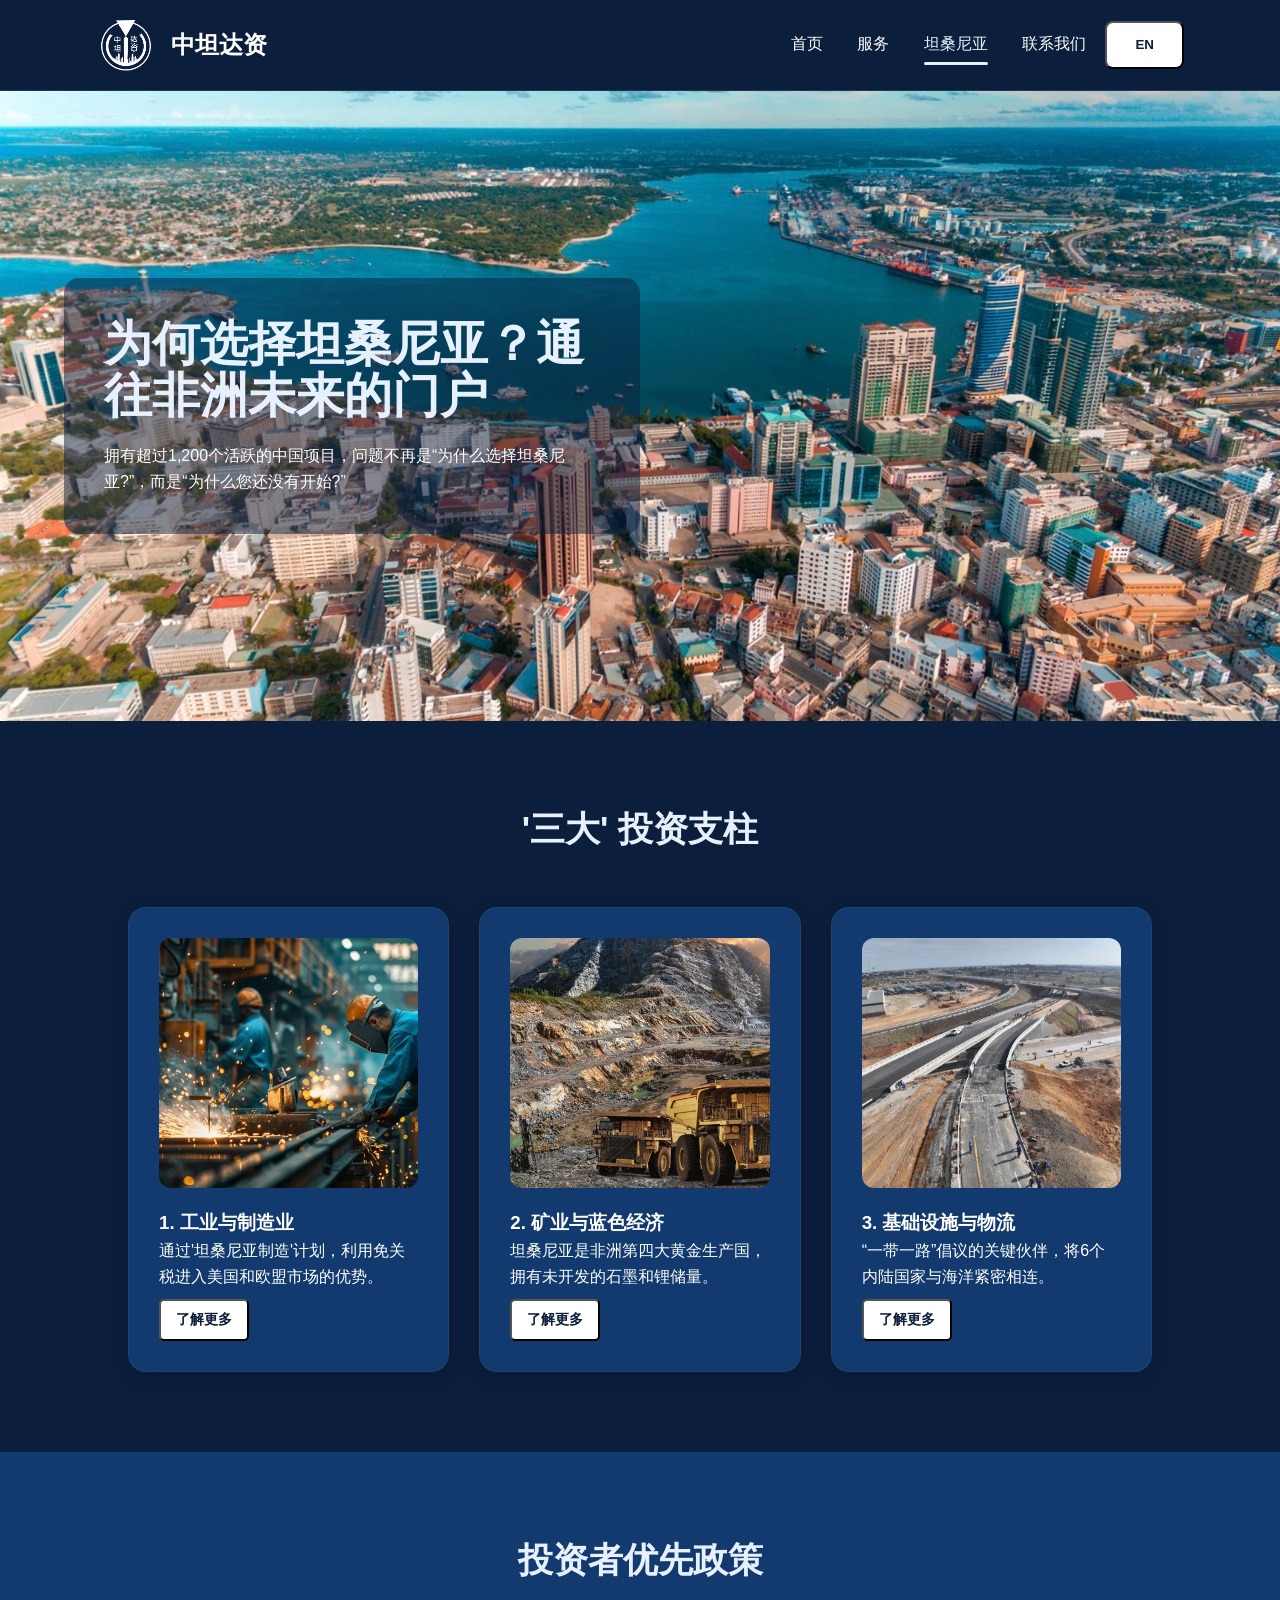
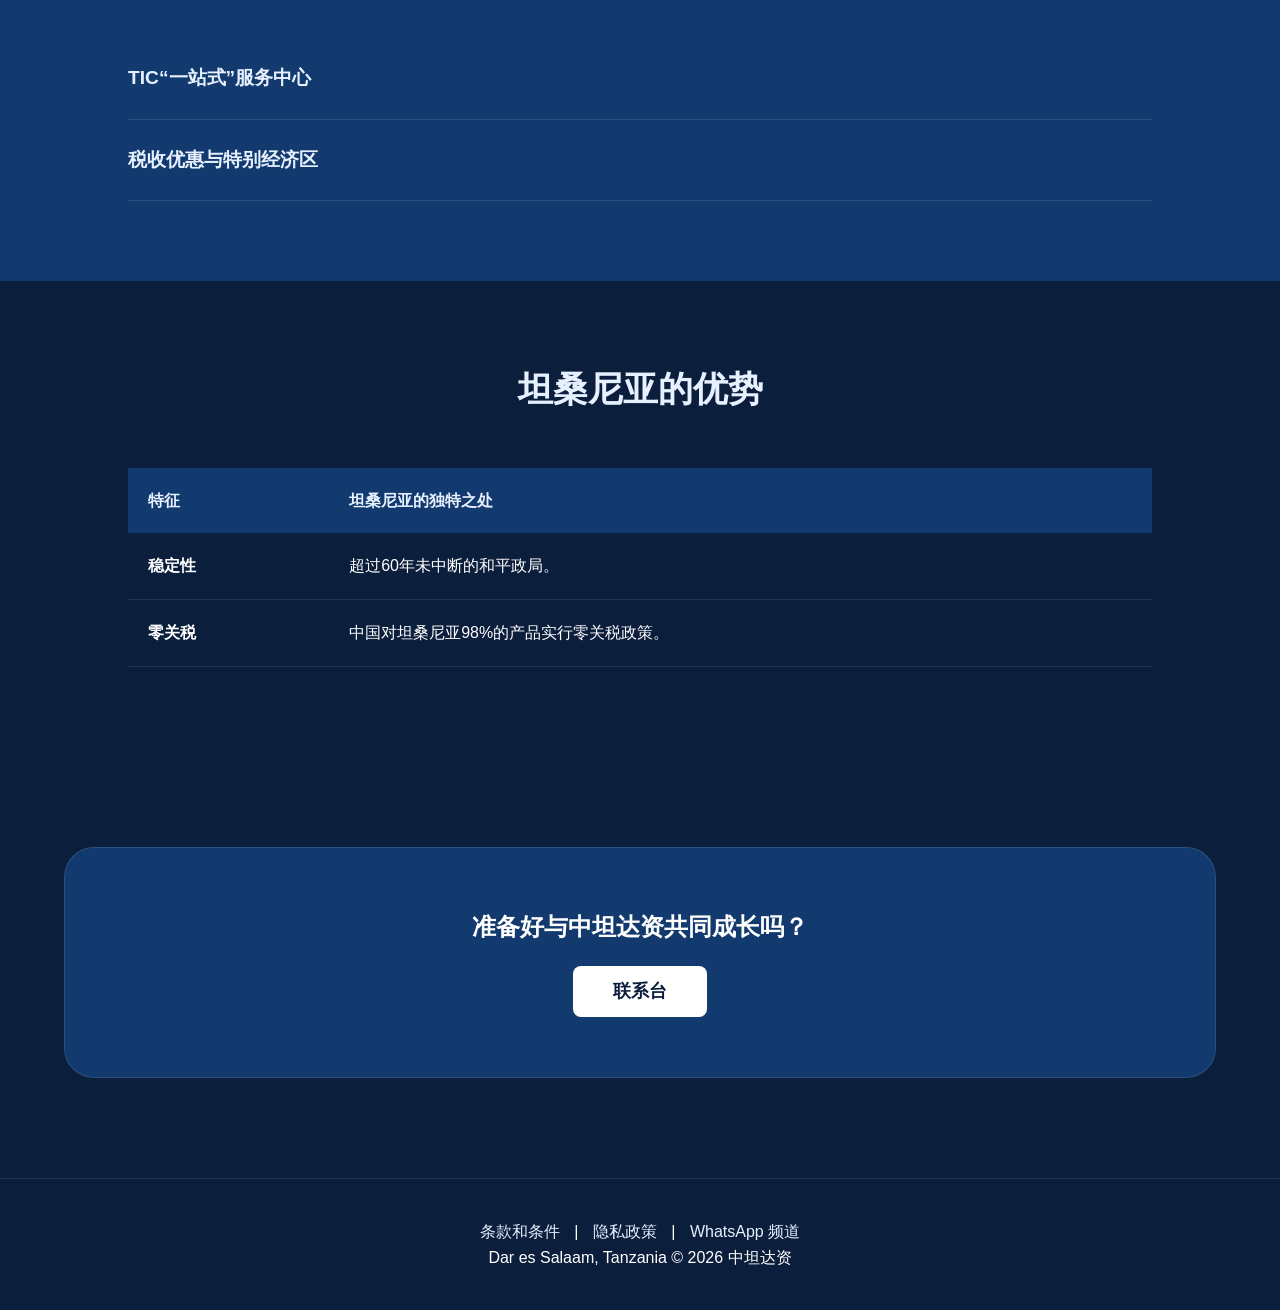
<file: tanzania.html>
<!DOCTYPE html>
<html lang="en">
<head>
  <meta charset="UTF-8">
  <meta name="viewport" content="width=device-width, initial-scale=1.0">
  <title>中坦达资 | INVESTING IN TANZANIA</title>
  <link rel="stylesheet" href="style.css">
  <link rel="icon" href="images/favicon.ico" type="image/x-icon">
  <link rel="stylesheet" href="https://cdnjs.cloudflare.com/ajax/libs/font-awesome/6.0.0/css/all.min.css">
</head>


<body>

<header class="header">
  <div class="container flex">
    <div class="logo">
        <img src="images/logo.webp" alt="中坦达资logo">
        <h2>中坦达资</h2>
    </div>

    <nav>
      <a href="index.html" data-en="Home" data-zh="首页"></a>
      <a href="services.html" data-en="Services" data-zh="服务"></a>
      <a href="tanzania.html" class="active" data-en="Tanzania" data-zh="坦桑尼亚"></a>
      <a href="contact.html" data-en="Contact us" data-zh="联系我们"></a>
      <button id="langToggle">中文</button>
    </nav>

     <button id="hamburger">☰</button>
  </div>

  <div id="mobileMenu" class="mobile-menu">
    <div class="mobile-content">
      <span class="close-menu" onclick="closeMenu()">×</span>
      <nav class="mobile-nav">
        <a href="index.html" data-en="Home" data-zh="首页" onclick="closeMenu()"></a>
        <a href="services.html" data-en="Services" data-zh="服务" onclick="closeMenu()"></a>
        <a href="tanzania.html" class="active" data-en="Tanzania" data-zh="坦桑尼亚" onclick="closeMenu()"></a>
        <a href="contact.html" data-en="Contact us" data-zh="联系我们" onclick="closeMenu()"></a>
      </nav>
      <button id="langToggleMobile">中文</button>
    </div>
  </div>  
</header>
<div class="invest-page-container">
    <!-- Hero SLIDESHOWS Section -->
    <section class="hero-section">
                <div class="hero-slideshow">
          <img src="images/one.webp" class="hero-slide active" alt="Tanzania Investment">
          <img src="images/onea.webp" class="hero-slide" alt="Tanzania Investment">
          <img src="images/3.webp" class="hero-slide" alt="Tanzania Investment">
            </div>
        <div class="hero-content">
            <h1 data-en="Why Tanzania? The Gateway to the Future of Africa" data-zh="为何选择坦桑尼亚？通往非洲未来的门户">Why Tanzania? The Gateway to the Future of Africa</h1>
            <p data-en="With over 1,200 active Chinese projects, the question isn't Why Tanzania? —it is Why haven not you started yet?" data-zh="拥有超过1,200个活跃的中国项目，问题不再是“为什么选择坦桑尼亚?”，而是“为什么您还没有开始?”"></p>
             
        </div>
    </section>

    <section class="section-padding">
        <h2 class="section-title"  data-en="The 'Big Three' Investment Pillars" data-zh="'三大' 投资支柱"></h2>
        
        <!-- HERO Pillars WITH POPUPS -->
        <div class="pillars-grid">
            <div class="pillar-card reveal">
                <div class="pillar-image-wrapper"> <img src="images/manufacturing.webp" alt="data-en='manufacturing' data-zh'工业'"></div>
                <h3 class="lang-en" data-en="1. Manufacturing" data-zh="1. 工业与制造业"></h3>
                <p class="lang-en" data-en="Leveraging duty-free access to US and EU markets via the 'Made in Tanzania' initiative." data-zh="通过'坦桑尼亚制造'计划，利用免关税进入美国和欧盟市场的优势。"></p>
                <button href="javascript:void(0);" class="read-more-btn" data-id="manufacturing" data-en="Read more" data-zh="了解更多"></button>
            </div>

            <div class="pillar-card reveal">
                <div class="pillar-image-wrapper"> <img src="images/mining.webp" alt="data-en='Mining' data-zh='矿业'"></div>
                <h3 class="lang-en" data-en="2. Mining & Blue Economy" data-zh="2. 矿业与蓝色经济"></h3>
                <p class="lang-en" data-en="Tanzania is the 4th largest gold producer in Africa with untapped Graphite and Lithium reserves." data-zh="坦桑尼亚是非洲第四大黄金生产国，拥有未开发的石墨和锂储量。"></p>
                <button href="javascript:void(0);" class="read-more-btn" data-id="mining" data-en="Read more" data-zh="了解更多"></button>
            </div>

            <div class="pillar-card reveal">
                <div class="pillar-image-wrapper"> <img src="images/infrastructure.webp" alt=" data-en='infrastructure' data-zh='大马路'"></div>
                <h3 class="lang-en" data-en="3. Infrastructure" data-zh="3. 基础设施与物流"></h3>
                <p class="lang-en" data-en="Key partner in the Belt and Road Initiative, connecting 6 landlocked countries to the ocean." data-zh="“一带一路”倡议的关键伙伴，将6个内陆国家与海洋紧密相连。"></p>
                <button href="javascript:void(0);" class="read-more-btn" data-id="infrastructure" data-en="Read more" data-zh="了解更多"></button>
            </div>
        </div>
    </section>

    <section class="section-padding grey-bg">
        <h2 class="section-title" data-en="Investor-First Policies" data-zh="投资者优先政策"></h2>
        
        <div class="accordion-container">
            <div class="accordion-item">
                <div class="accordion-header">
                    <span class="lang-en" data-en="TIC 'One-Stop Shop'" data-zh="TIC“一站式”服务中心"></span>
                </div>
                <div class="accordion-content">
                    <p class="lang-en" data-en="Register your business, get your tax ID, and secure work permits all in one place." data-zh="在一处即可办理企业注册、获取税务登记号并申请工作许可。"></p>
                </div>
            </div>
            <div class="accordion-item">
                <div class="accordion-header">
                    <span class="lang-en" data-en="Tax Incentives & SEZs" data-zh="税收优惠与特别经济区"></span>
                </div>
                <div class="accordion-content">
                    <p class="lang-en" data-en="0% import duty on project capital goods and ready-to-use industrial parks." data-zh="对项目资本货物免征进口关税，并提供即租即用的工业园区。"></p>
                </div>
            </div>
        </div>
    </section>

    <section class="section-padding">
        <h2 class="section-title" data-en="The Tanzania Advantage" data-zh="坦桑尼亚的优势"></h2>
        
        <div class="comparison-table">
            <table>
                <thead>
                    <tr>
                        <th class="lang-en" data-en="Feature" data-zh="特征"></th><th class="lang-zh" data-en="Feature" data-zh="特征"></th>
                        <th class="lang-en" data-en="The Tanzania Difference" data-zh="坦桑尼亚的独特之处"></th><th class="lang-zh" data-en="The Tanzania Difference" data-zh="坦桑尼亚的独特之处"></th>
                    </tr>
                </thead>
                <tbody>
                    <tr>
                        <td><b class="lang-en" data-en="Stability" data-zh="稳定性"></b></td>
                        <td class="lang-en" data-en="Over 60 years of uninterrupted peace." data-zh="超过60年未中断的和平政局。"></td>
                        <td class="lang-zh" data-en="Over 60 years of uninterrupted peace." data-zh="超过60年未中断的和平政局。"></td>
                    </tr>
                    <tr>
                        <td><b class="lang-en" data-en="Zero-Tariff" data-zh="零关税"></b></td>
                        <td class="lang-en" data-en="China’s 98% zero-tariff policy on Tanzanian products." data-zh="中国对坦桑尼亚98%的产品实行零关税政策。"></td>
                        <td class="lang-zh" data-en="China’s 98% zero-tariff policy on Tanzanian products." data-zh="中国对坦桑尼亚98%的产品实行零关税政策。"></td>
                    </tr>
                </tbody>
            </table>
        </div>
    </section>

    <section class="cta-section">
        <div class="cta-box">
            <h2 class="lang-en" data-en="Ready to grow with 中坦达资?" data-zh="准备好与中坦达资共同成长吗？"></h2>
            <button class="cta-button" onclick="openContactDesk()" data-en="Contact Desk" data-zh="联系台"></button>
        </div>
    </section>
</div>

<div id="contactDeskPopup" class="popup">
  <style>
    /* Popup Box adjustments */
    .contact-grid-content {
        max-width: 550px !important; 
        padding: 40px 20px 20px 20px !important;
        text-align: center;
    }

    /* Force the 2x2 Square Grid */
    .contact-quick-grid {
        display: grid;
        grid-template-columns: repeat(2, 1fr);
        gap: 15px; 
        margin-top: 10px;
    }

    /* BASE CARD STYLE: Unified for all cards */
    .contact-item {
        aspect-ratio: 1 / 1; 
        cursor: pointer;
        text-decoration: none;
        perspective: 1000px; 
        border-radius: 12px;
        background: rgba(0, 51, 102, 0.05); 
        border: 1px solid rgba(0, 51, 102, 0.1);
        display: flex;
        flex-direction: column;
        align-items: center;
        justify-content: center;
        transition: all 0.3s ease;
        color: #003366;
        position: relative;
        overflow: hidden; /* Ensures flip stays inside rounded corners */
    }

    .contact-item:hover {
        background: #ffffff;
        border-color: #7ebce6; 
        transform: translateY(-5px);
        box-shadow: 0 8px 20px rgba(0, 0, 0, 0.1);
    }

    /* Flipping Mechanics: This now forces the WeChat card to stay square */
    .flip-card-inner {
        position: absolute; /* Changed to absolute to fill the parent container */
        width: 100%;
        height: 100%;
        top: 0;
        left: 0;
        transition: transform 0.6s cubic-bezier(0.4, 0, 0.2, 1);
        transform-style: preserve-3d;
    }

    .contact-item.flipped .flip-card-inner {
        transform: rotateY(180deg);
    }

    .flip-card-front, .flip-card-back {
        position: absolute;
        width: 100%;
        height: 100%;
        backface-visibility: hidden;
        -webkit-backface-visibility: hidden;
        display: flex;
        flex-direction: column;
        align-items: center;
        justify-content: center;
        padding: 15px;
        top: 0;
        left: 0;
    }

    .flip-card-back {
        background: #ffffff;
        transform: rotateY(180deg);
        border-radius: 12px;
        border: 1px solid #7ebce6;
    }

    .flip-card-back img {
        width: 80%;
        height: auto;
        border-radius: 4px;
    }

    /* Icons and Text styles */
    .contact-icon { font-size: 2.5rem; margin-bottom: 8px; }
    .contact-item h4 { margin: 5px 0; font-size: 1.1rem; font-weight: 600; }
    .contact-item p { font-size: 0.85rem; opacity: 0.8; margin: 0; line-height: 1.2; }

    @media (max-width: 480px) {
        .contact-quick-grid { gap: 10px; }
        .contact-item { aspect-ratio: 1.2 / 1; } /* Keep them mostly square on mobile */
        .contact-icon { font-size: 2rem; }
    }
  </style>

 <div class="popup-content contact-grid-content">
    <span class="close" onclick="closeContactDesk()">×</span>
      <h3 data-en="Contact Desk" data-zh="联系台">Contact Desk</h3>
    <div class="contact-quick-grid">
        <a href="https://wa.me/255614749890" class="contact-item">
            <div class="contact-icon"><i class="fab fa-whatsapp"></i></div>
            <h4 data-en="WhatsApp" data-zh="WhatsApp">WhatsApp</h4>
            <p data-en="Quick Chat | Call" data-zh="快速聊天 | 通话">Quick Chat | Call</p>
        </a>

        <div class="contact-item" onclick="this.classList.toggle('flipped')">
            <div class="flip-card-inner">
                <div class="flip-card-front">
                    <div class="contact-icon"><i class="fab fa-weixin"></i></div>
                    <h4 data-en="WeChat" data-zh="微信">WeChat</h4>
                    <p data-en="Click to reveal the QR Code" data-zh="点击显示二维码">Click to reveal the QR Code</p>
                </div>
                <div class="flip-card-back">
                    <img src="images/wechat-qr.webp" alt="WeChat QR">
                </div>
            </div>
        </div>

        <a href="mailto:zhongtandazi@aol.com" class="contact-item">
            <div class="contact-icon"><i class="fas fa-envelope"></i></div>
            <h4 data-en="Email" data-zh="电子邮件">Email</h4>
            <p data-en="Send an Email" data-zh="发送电子邮件">Send an Email</p>
        </a>

        <div class="contact-item">
            <div class="contact-icon"><i class="fas fa-location-arrow"></i></div>
            <h4 data-en="Office" data-zh="办公地址">Office</h4>
            <p data-en="Navigate to Us" data-zh="导航至我们">Navigate to Us</p>
        </div>
    </div>
  </div>
</div>

<!-- Sector Detail Popup -->
<div id="sectorPopup" class="modal" style="display: none;">
    <div class="modal-content reveal">
        <span class="close-btn" onclick="closeSectorPopup()">&times;</span>
        <h2 id="popupTitle" class="section-title"></h2>
        <div id="popupBody" class="popup-text">
            <!-- Dynamic content from sectorData injected here -->
        </div>
    </div>
</div>

<footer class="footer">
  <p>
    <a href="#" onclick="openTerms()" data-en="Terms & Conditions" data-zh="条款和条件"></a> |
    <a href="#" onclick="openPrivacy()" data-en="Privacy Policy" data-zh="隐私政策"></a> |
    <a href="https://whatsapp.com/channel/0029VbDK2m56LwHiyqwRqf0X" target="_blank" data-en="WhatsApp Channel" data-zh="WhatsApp 频道"></a>
  </p>
   <p>Dar es Salaam, Tanzania  ©️ 2026 中坦达资</p>
</footer>

<div id="termsPopup" class="popup">
  <div class="popup-content">
    <span class="close" onclick="closeTerms()">×</span>
    <h3 data-en="Terms & Conditions" data-zh="条款和条件">Terms & Conditions</h3>
    <p data-en="These are the terms and conditions for using our services." data-zh="这些是我们服务的条款和条件。">This company is a private consultancy firm...</p>
    <div class="policy-section">
      <h4 data-en="Professional Scope" data-zh="专业范围">Professional Scope</h4>
      <p data-en="中坦达资 provides professional consultancy services including, but not limited to the listed below. In the United Republic of Tanzania, We act as an intermediary and consultant; we are not a government entity." data-zh="中坦达资提供专业咨询服 务，包括但不限于以下列出的服务。在坦桑尼亚联合共和国，我们充当中介和顾问；我们不是政府实体。"></p>
      <ul>
        <li data-en="Company Registration" data-zh="公司注册">Company Registration</li>
        <li data-en="Tax Compliance" data-zh="税务合规">Tax Compliance</li>
        <li data-en="Legal Advisory" data-zh="法律咨询">Legal Advisory</li>
        <li data-en="Investment Facilitation" data-zh="投资促进">Investment Facilitation</li>
      </ul>
    </div>

    <div class="policy-section">
      <h4 data-en="Accuracy of Information" data-zh="信息准确性">Accuracy of Information</h4>
      <ul>
        <li data-en="Clients must provide accurate and complete information for all services." data-zh="客户必须为所有服务提供准确完整的信息。">Clients must provide accurate and complete information for all services.</li>
        <li data-en="中坦达资 is not responsible for delays or rejections caused by inaccurate information provided by the client." data-zh="中坦达资不对客户提供的错误信息导致的延误或拒绝负责。">Zhongtandazi is not responsible for delays or rejections caused by inaccurate information provided by the client.</li>
         <li data-en="Clients must comply with all Tanzanian government requirements and regulations." data-zh="客户必须遵守坦桑尼亚政府的所有要求和规定。">Clients must comply with all Tanzanian government requirements and regulations.</li>
      </ul>
    </div>

    <div class="policy-section">
      <h4 data-en="Confidentiality" data-zh="保密性">Confidentiality</h4>
      <ul>
        <li data-en="We maintain strict confidentiality of all client information." data-zh="我们对所有客户信息保密。">We maintain strict confidentiality of all client information.</li>
        <li data-en="Only authorized personnel have access to client data for service delivery purposes." data-zh="只有授权人员可以访问客户数据以提供服务。">Only authorized personnel have access to client data for service delivery purposes.</li>
         <li data-en="Client information is stored securely and handled responsibly." data-zh="客户信息被安全存储并负责任地处理。">Client information is stored securely and handled responsibly.</li>
      </ul>
    </div>

     <div class="policy-section">
      <h4 data-en="Payment and Refunds" data-zh="支付和退款">Payment and Refunds</h4>
      <ul>
        <li data-en="Service fees are non-refundable once the application process with government bodies has commenced." data-zh="一旦与政府机构的申请流程开始，服务费用将不予退还。">Service fees are non-refundable once the application process with government bodies has commenced.</li>
        <li data-en="Any external government fees or levies are the responsibility of the client unless explicitly included in a service package." data-zh="任何外部政府费用或征费由客户负责，除非明确包含在服务套餐中。">Any external government fees or levies are the responsibility of the client unless explicitly included in a service package.</li>
      </ul>
    </div>
     <div class="policy-section">
      <h4 data-en="Limitation of Liability" data-zh="责任限制">Limitation of Liability</h4>
      <ul>
        <li data-en="中坦达资 is not liable for any indirect, incidental, or consequential damages arising from the use of our services." data-zh="中坦达资不对因使用我们的服务而产生的任何间接、偶然或后果性损害负责。">Zhongtandazi is not liable for any indirect, incidental, or consequential damages arising from the use of our services.</li>
        <li data-en="We do not guarantee specific outcomes as all applications are subject to government approval." data-zh="我们不保证特定结果，因为所有申请都需经政府批准。">We do not guarantee specific outcomes as all applications are subject to government approval.</li>
      </ul>
      <p data-en="While we strive for 100% success in all applications, final approval rests with the Tanzanian government. Zhongtandazi is not liable for business losses resulting from government decisions or policy shifts." data-zh="尽管我们努力在所有申请中实现100%的成功率，但最终批准权在于坦桑尼亚政府。中坦达资不对因政府决定或政策变化导致的业务损失负责。">While we strive for 100% success in all applications, final approval rests with the Tanzanian government. Zhongtandazi is not liable for business losses resulting from government decisions or policy shifts.</p>
    </div>
    <div>
      <h4 data-en="Governing Law" data-zh="适用法律">Governing Law</h4>
      <p data-en="These terms and conditions are governed by the laws of the United Republic of Tanzania." data-zh="这些条款和条件受坦桑尼亚联合共和国的法律管辖。">These terms and conditions are governed by the laws of the United Republic of Tanzania.</p>
    </div>
  </div>
</div>

<div id="privacyPopup" class="popup">
  <div class="popup-content">
    <span class="close" onclick="closePrivacy()">×</span>
    <h3 data-en="Privacy Policy" data-zh="隐私政策">Privacy Policy</h3>
    <p data-en="At 中坦达资, we respect your privacy and protect your personal information you share with us when providing professional legal, tax and business consultancy services in Tanzania." data-zh="在中坦达资，我们尊重您的隐私并保护您在我们提供坦桑尼亚专业法律、税务和商业咨询服务时分享的个人信息。">At Zhong Tan Da Zi, we respect your privacy and protect your personal information you share with us when providing professional legal, tax and business consultancy services in Tanzania.</p>

    <div class="policy-section">
      <h4 data-en="What we collect" data-zh="我们收集的信息">What we collect</h4>
      <ul>
        <li data-en="Name, contact details and company information" data-zh="姓名、联系方式和公司信息">Name, contact details and company information</li>
        <li data-en="Identity documents, visa and work permit data" data-zh="身份证件、签证和工作许可资料">Identity documents, visa and work permit data</li>
        <li data-en="Business plans, tax details and legal filings" data-zh="商业计划、税务信息和法律申报资料">Business plans, tax details and legal filings</li>
        <li data-en="Communications and documents required for service delivery" data-zh="服务所需的沟通记录和文件">Communications and documents required for service delivery</li>
      </ul>
    </div>

    <div class="policy-section">
      <h4 data-en="Why we collect it" data-zh="我们为什么收集">Why we collect it</h4>
      <ul>
        <li data-en="To deliver company registration, tax and legal support" data-zh="为提供公司注册、税务和法律支持">To deliver company registration, tax and legal support</li>
        <li data-en="To prepare applications, filings and client documents" data-zh="为准备申请、申报和客户文件">To prepare applications, filings and client documents</li>
        <li data-en="To communicate clearly and manage ongoing services" data-zh="为清晰沟通并管理持续服务">To communicate clearly and manage ongoing services</li>
        <li data-en="To comply with Tanzanian regulatory and accounting needs" data-zh="为遵守坦桑尼亚监管和会计要求">To comply with Tanzanian regulatory and accounting needs</li>
      </ul>
    </div>

    <div class="policy-section">
      <h4 data-en="How we protect it" data-zh="我们如何保护信息">How we protect it</h4>
      <ul>
        <li data-en="We keep client information confidential" data-zh="我们将客户信息保密">We keep client information confidential</li>
        <li data-en="Only authorized staff access your data" data-zh="只有授权人员可以访问您的数据">Only authorized staff access your data</li>
        <li data-en="We store information securely and responsibly" data-zh="我们安全且负责地存储信息">We store information securely and responsibly</li>
      </ul>
    </div>

    <div class="policy-section">
      <h4 data-en="Data sharing" data-zh="数据共享">Data sharing</h4>
      <ul>
        <li data-en="We do not sell or rent your personal data" data-zh="我们不会出售或出租您的个人数据">We do not sell or rent your personal data</li>
        <li data-en="We may share information with authorities or partners only when needed to complete service delivery" data-zh="我们仅在完成服务交付所需时与主管部门或合作伙伴共享信息">We may share information with authorities or partners only when needed to complete service delivery</li>
        <li data-en="We obtain your approval before sharing data outside the company unless legally required" data-zh="除非法律要求，否则我们会在共享公司外信息前征得您的同意">We obtain your approval before sharing data outside the company unless legally required</li>
      </ul>
    </div>

    <div class="policy-section">
      <h4 data-en="Your rights" data-zh="您的权利">Your rights</h4>
      <ul>
        <li data-en="You can request access, correction or deletion of your information" data-zh="您可以请求访问、更正或删除您的信息">You can request access, correction or deletion of your information</li>
        <li data-en="Contact us anytime to update your details or ask privacy questions" data-zh="随时联系我们以更新您的信息或咨询隐私问题">Contact us anytime to update your details or ask privacy questions</li>
      </ul>
    </div>
  </div>
</div>

<script src="script.js"></script>
</body>
</html>
</file>
<file: style.css>
:root {
    --navy: #0b1e3c;
    --navy-light: #123a6f;
    --paleblue: #e6f0ff;
    --white: #ffffff;
    --shadow: 0 4px 12px rgba(0, 0, 0, 0.2);
}

* {
    margin: 0;
    padding: 0;
    box-sizing: border-box;
    font-family: 'Segoe UI', Arial, sans-serif;
}

html {
    scroll-behavior: smooth;
}

body {
    min-height: 100vh;
    display: flex;
    flex-direction: column;
    background: var(--navy);
    color: var(--white);
    line-height: 1.6;
    overflow-x: hidden;
}

.main-content {
    flex: 1;
    display: flex;
    flex-direction: column;
    justify-content: center;
    gap: 40px;
}

.container {
    width: 85%;
    max-width: 1200px;
    margin: auto;
}

/* --- 2. SHARED HEADER & NAVIGATION --- */
.header {
    background: var(--navy);
    padding: 15px 0;
    position: sticky;
    top: 0;
    z-index: 1000;
    border-bottom: 1px solid rgba(255,255,255,0.1);
}

.flex {
    display: flex;
    justify-content: space-between;
    align-items: center;
}

.logo {
    display: flex;
    align-items: center;
    text-decoration: none;
    color: inherit;
}

.logo img {
    height: 60px;
    margin-right: 15px;
}

nav a {
    display: inline-block;
    margin: 0 15px;
    color: var(--white);
    text-decoration: none;
    font-weight: 500;
    position: relative;
    transition: color 0.3s;
}

nav a:hover,
nav a.active {
    color: var(--paleblue);
}

nav a.active::after {
    content: "";
    position: absolute;
    left: 0;
    right: 0;
    bottom: -8px;
    height: 3px;
    background: var(--paleblue);
    border-radius: 2px;
}

/*================================="HOME PAGE"=================================*/
/*=============================================================================*/
.hero {
    height: 70vh;
    background: linear-gradient(rgba(11,30,60,0.7), rgba(11,30,60,0.85)), 
                url('images/1.webp') no-repeat center center / cover;
    display: flex;
    justify-content: center;
    align-items: center;
    text-align: center;
}

.section {
    padding: 80px 0;
}

.dark {
    background: var(--navy-light);
}

/* --- 4. GRID & CARDS (Universal) --- */
.grid {
    display: grid;
    grid-template-columns: repeat(auto-fit, minmax(280px, 1fr));
    gap: 30px;
}

.card {
    background: var(--navy-light);
    padding: 30px;
    border-radius: 12px;
    transition: all 0.3s ease;
    border: 1px solid rgba(255,255,255,0.05);
}

.card:hover {
    transform: translateY(-10px);
    border-color: var(--paleblue);
    box-shadow: var(--shadow);
}

/* --- 5. STATS & COUNTERS --- */
.stat {
    text-align: center;
    font-size: 0.95rem;
}

#stats {
    padding: 0;
    margin-bottom: 20px;
    background: linear-gradient(to bottom, var(--navy) 0%, transparent 50%, var(--navy) 100%);
    border: none;
}

.counter {
    font-size: 2.5rem;
    font-weight: bold;
    display: block;

}

.stat p {
    opacity: 0.9;
}

/* --- 6. BUTTONS & INTERACTIVES --- */
button, .btn, .btn-download, input[type="submit"] {
    background: var(--white);
    color: var(--navy);
    padding: 14px 28px;
    border-radius: 8px;
    cursor: pointer;
    font-weight: 600;
    text-decoration: none;
    display: inline-flex;
    align-items: center;
    justify-content: center;
    text-align: center;
    line-height: 1.2;
    transition: all 0.3s ease;
}

input[type="submit"] {
    font-size: 1rem;
    text-transform: uppercase;
}

button:hover, .btn:hover, input[type="submit"]:hover {
    border: 1px solid var(--paleblue);
    background: transparent;
    color: var(--paleblue);
    transform: translateY(-2px);
    box-shadow: 0 5px 15px rgba(0,0,0,0.3);
}

 /* Custom styles for the two-button arrangement on index */
    .button-container {
        display: flex;
        justify-content: center;
        gap: 40px;
        padding-top: 75px;
        background: transparent;
    }
    .btn-large {
        min-width: 200px;
        font-size: 1.2rem !important;
        font-weight: bold;
        text-transform: uppercase;
    }

/* --- 7. TEAM & LEADERSHIP --- */
.member-card {
    background: var(--navy);
    border-radius: 15px;
    width: 350px;
    text-align: center;
    padding: 40px 20px;
    border-top: 5px solid var(--paleblue);
    box-shadow: 0 10px 30px rgba(0,0,0,0.5);
}

.member-photo {
    width: 150px;
    height: 150px;
    border-radius: 50%;
    object-fit: cover;
    margin-bottom: 20px;
    border: 3px solid var(--white);
}

.member-name { color: var(--white); font-size: 1.5rem; margin-bottom: 5px; }
.member-position { color: var(--paleblue); font-weight: bold; display: block; margin-bottom: 15px; }
.member-desc { font-size: 0.9rem; opacity: 0.9; }

/* --- 8. TESTIMONIALS --- */
.testimonial-box {
    position: relative;
    max-width: 700px;
    margin: auto;
    height: 180px;
    border: 2px solid var(--paleblue);
    border-radius: 15px;
    padding: 30px;
    overflow: hidden;
}

.testimonial {
    position: absolute;
    width: calc(100% - 60px);
    opacity: 0;
    transition: all 0.8s ease;
    text-align: center;
}

.testimonial.active {
    opacity: 1;
}

/* --- 9. TANZANIA OPPORTUNITY CARDS --- */
.opportunity-card {
    background: var(--navy-light);
    border-radius: 12px;
    overflow: hidden;
    transition: transform 0.3s;
}

.opp-image { width: 100%; height: 200px; object-fit: cover; }
.opp-content { padding: 20px; }
.tag {
    background: var(--paleblue);
    color: var(--navy);
    padding: 4px 10px;
    border: 1px solid var(--paleblue);
    border-radius: 4px;
    font-size: 0.75rem;
    font-weight: bold;
    margin-bottom: 10px;
    display: inline-block;
}

/* --- 10. FORMS & CONTACT --- */
.form-box {
    max-width: 600px;
    margin: 0 auto;
    background: rgba(255,255,255,0.03);
    padding: 40px;
    border-radius: 15px;
    border: 1px solid rgba(255,255,255,0.1);
}

.form-box input, .form-box select, .form-box textarea {
    width: 100%;
    padding: 12px;
    margin-bottom: 20px;
    background: var(--navy);
    border: 1px solid rgba(255,255,255,0.2);
    color: white;
    border-radius: 6px;
}

/* --- 11. DOWNLOADS --- */
.downloads-box {
    background: var(--navy-light);
    padding: 40px;
    border-radius: 15px;
    text-align: center;
}

.download-grid {
    display: flex;
    justify-content: center;
    gap: 20px;
    flex-wrap: wrap;
    margin-top: 20px;
}

/* --- 12. POPUPS --- */
.popup {
    display: none;
    position: fixed;
    top: 0; left: 0;
    width: 100%; height: 100%;
    background: rgba(11, 30, 60, 0.95);
    z-index: 2000;
}

.popup-content {
    background: var(--navy-light);
    padding: 40px;
    width: 90%;
    max-width: 520px;
    margin: 8% auto;
    border-radius: 18px;
    position: relative;
    box-shadow: 0 20px 60px rgba(0,0,0,0.35);
    max-height: 80vh;
    overflow-y: auto;
}

.popup-content h3 {
    margin-bottom: 18px;
    font-size: 2rem;
    letter-spacing: 0.03em;
}

.popup-content p {
    margin-bottom: 20px;
    line-height: 1.8;
    opacity: 0.95;
}

.popup-content h4 {
    margin: 22px 0 12px;
    font-size: 0.95rem;
    color: var(--paleblue);
    text-transform: uppercase;
    letter-spacing: 0.12em;
}

.popup-content ul {
    list-style: none;
    padding-left: 0;
    margin: 0;
}

.popup-content li {
    position: relative;
    padding-left: 24px;
    margin-bottom: 12px;
    line-height: 1.6;
}

.popup-content li::before {
    content: "•";
    position: absolute;
    left: 0;
    top: 0;
    color: var(--white);
    font-size: 1.2rem;
    line-height: 1;
}

.policy-section:last-child {
    margin-bottom: 0;
}

.close {
    position: absolute;
    top: 15px; right: 20px;
    font-size: 30px;
    cursor: pointer;
}

/* --- 13. FOOTER --- */
.footer {
    text-align: center;
    padding: 40px 0;
    background: var(--navy);
    border-top: 1px solid rgba(255,255,255,0.1);
}

.footer a { color: var(--paleblue); text-decoration: none; margin: 0 10px; }

/* --- 14. MOBILE MENU & RESPONSIVENESS --- */
#hamburger {
    display: none;
    font-size: 28px;
    background: none;
    color: white;
}

.mobile-menu {
    display: none;
    position: fixed;
    top: 0; left: 0;
    width: 100%; height: 100%;
    background: var(--navy);
    z-index: 3000;
    flex-direction: column;
    justify-content: center;
    align-items: center;
}

.mobile-nav {
    display: flex;
    flex-direction: column;
    gap: 30px;
    text-align: center;
}

.mobile-nav a { font-size: 1.5rem;
}

@media (max-width: 768px) {
    nav { display: none; }
    #hamburger { display: block; }
    .hero h1 { font-size: 2rem !important; }
    .counter { font-size: 2.5rem; }
    .container { width: 90%; }
}

/* --- LAYOUT FOR FORM & DOWNLOADS ROW --- */
.two-column-layout {
    display: grid;
    grid-template-columns: 7fr 3fr; /* Form takes 7/10, Downloads take 3/10 */
    align-items: stretch; /* Makes both boxes the same height */
    margin-bottom: 10px;
}

.form-box {
    flex: 7; /* Form is wider */
    background: rgba(255, 255, 255, 0.05);
    padding: 30px;
    border-radius: 12px;
}

.downloads-box {
    flex: 3; /* Downloads column is narrower */
    background: var(--navy-light);
    padding: 30px;
    border-radius: 12px;
    display: flex;
    flex-direction: column;
}

.download-stack {
    display: flex;
    flex-direction: column;
    gap: 15px;
}

/* --- TITLES --- */
.main-section-title {
    text-align: center;
    margin-bottom: 20px;
    font-size: 2.8rem;
    color: var(--paleblue);
}

.box-title {
    margin-bottom: 20px;
    font-size: 1.4rem;
    border-bottom: 1px solid rgba(255,255,255,0.1);
    padding-bottom: 10px;
}

/* --- LEADERSHIP LAYOUT --- */
.team-container {
    display: flex;
    justify-content: center;
    gap: 30px;
    flex-wrap: wrap;
}

/* --- RESPONSIVENESS (Stacks columns on mobile) --- */
@media (max-width: 900px) {
    .two-column-layout {
        flex-direction: column;
    }
}
section {
    padding: 60px 0;
}
/* --- 1. CORE VARIABLES (Zhongtandazi Colors) --- */
:root {
    --navy: #0b1e3c;
    --navy-light: #123a6f;
    --paleblue: #e6f0ff;
    --white: #ffffff;
    --transition: all 0.4s cubic-bezier(0.4, 0, 0.2, 1);
}

.invest-page-container {
    font-family: 'Segoe UI', Arial, sans-serif;
    color: var(--white);
    line-height: 1.6;
    background-color: var(--navy); /* Changed from white to web navy */
}

/* --- 2. HERO SECTION --- */
.hero-section {
    padding: 100px 5%;
    display: flex;
    align-items: center;
    justify-content: space-between;
    background: linear-gradient(to bottom right, var(--navy), var(--navy-light));
    min-height: 60vh;
}

.hero-content { width: 50%; }
.hero-content h1 { 
    font-size: 3rem; 
    color: var(--paleblue); 
    line-height: 1.1; 
    margin-bottom: 20px; 
}
.hero-image-space { 
    width: 40%; 
    height: 400px; 
    background: rgba(255,255,255,0.05); 
    border-radius: 20px; 
    border: 1px solid rgba(255,255,255,0.1);
}

/* --- 3. GRID & PILLARS --- */
.section-padding { padding: 80px 10%; }
.grey-bg { background-color: var(--navy-light); } /* The "offset" section color */

.section-title { 
    text-align: center; 
    font-size: 2.2rem; 
    margin-bottom: 50px; 
    color: var(--paleblue);
}

.pillars-grid {
    display: grid;
    grid-template-columns: repeat(auto-fit, minmax(300px, 1fr));
    gap: 30px;
}

.pillar-card {
    padding: 30px;
    border-radius: 18px;
    background: var(--navy-light); /* Matching card color */
    box-shadow: 0 4px 20px rgba(0, 0, 0, 0.2);
    transition: var(--transition);
    border: 1px solid rgba(255,255,255,0.05);
}

.pillar-card:hover { 
    transform: translateY(-10px); 
    border-color: var(--paleblue);
}

.image-placeholder { 
    width: 100%; 
    height: 200px; 
    background: rgba(255,255,255,0.05); 
    border-radius: 12px; 
    margin-bottom: 20px; 
}

/* --- 4. ACCORDION (POLICIES) --- */
.accordion-item { border-bottom: 1px solid rgba(255,255,255,0.1); }

.accordion-header { 
    padding: 25px 0; 
    cursor: pointer; 
    font-weight: 600; 
    font-size: 1.2rem; 
    display: flex; 
    justify-content: space-between; 
    color: var(--paleblue);
}

.accordion-content { 
    max-height: 0; 
    overflow: hidden; 
    transition: var(--transition); 
    color: rgba(255,255,255,0.8); 
}

.accordion-item.active .accordion-content { 
    max-height: 200px; 
    padding-bottom: 25px; 
}

/* --- 5. TABLE STYLING --- */
.comparison-table table { width: 100%; border-collapse: collapse; margin-top: 20px; }

.comparison-table th { 
    text-align: left; 
    padding: 20px; 
    background: var(--navy-light); 
    color: var(--paleblue); 
}

.comparison-table td { 
    padding: 20px; 
    border-bottom: 1px solid rgba(255,255,255,0.1); 
}

/* --- 6. CALL TO ACTION --- */
.cta-section { padding: 100px 5%; text-align: center; }

.cta-box { 
    background: var(--navy-light); 
    padding: 60px; 
    border-radius: 30px; 
    color: var(--white);
    border: 1px solid rgba(255,255,255,0.1);
}

.cta-button { 
    background: var(--white); 
    color: var(--navy); 
    border: none; 
    padding: 15px 40px; 
    font-size: 1.1rem; 
    border-radius: 8px; /* Standardized to your previous button radius */
    cursor: pointer; 
    font-weight: 600;
    margin-top: 20px;
    transition: var(--transition);
}

.cta-button:hover {
    border: 1px solid var(--paleblue);
    transform: translateY(-2px);
    box-shadow: 0 5px 15px rgba(0,0,0,0.3);
}

/* --- 7. ANIMATIONS & LOGIC --- */
.reveal { opacity: 0; transform: translateY(30px); transition: 1s all ease; }
.reveal.visible { opacity: 1; transform: translateY(0); }

/* Language Toggle Logic */
[lang="zh"] .lang-en { display: none; }
[lang="en"] .lang-zh { display: none; }
/* Hero Slideshow Settings */
.hero-section {
    position: relative;
    height: 70vh; /* Fixed height for the hero area */
    overflow: hidden;
}

.hero-slideshow {
    position: absolute;
    top: 0; left: 0;
    width: 100%; height: 100%;
    z-index: 1;
}

.hero-slide {
    position: absolute;
    top: 0; left: 0;
    width: 100%; 
    height: 100%;
    object-fit: cover; /* This makes any image fit the area automatically */
    opacity: 0;
    transition: opacity 1.5s ease-in-out;
}

.hero-slide.active {
    opacity: 1;
}

/* Ensure content stays on top of images */
.hero-content {
    position: relative;
    z-index: 2;
    background: rgba(11, 30, 60, 0.5); /* Subtle dark overlay for readability */
    padding: 40px;
    border-radius: 15px;
}

/* Read More Button Style */
.read-more-btn {
    color: var(--navy);
    text-decoration: none;
    font-weight: bold;
    cursor: pointer;
    display: inline-block;
    margin-top: 10px;
    border-radius: 5px;
    padding: 10px 15px;
    font-size: 0.9rem;
}
.read-more-btn:hover {
    background: var(--navy-light);
    color: var(--white);
    border-radius: 6px;
    border: 1px solid var(--paleblue);
    transition: var(--transition);
}
/* The Dark Background Blur */
.popup-overlay {
    display: none;
    position: fixed;
    top: 0; left: 0;
    width: 100%; height: 100%;
    /* Use your brand Navy with a heavy blur */
    background: rgba(11, 30, 60, 0.9); 
    backdrop-filter: blur(12px);
    z-index: 1000;
}

/* The Document Box */
.popup-content {
    background: #0b1e3c; /* Solid Brand Navy */
    color: #ffffff;      /* Pure White for readability */
    width: 80%;
    max-width: 1100px;
    height: 85vh;
    margin: 5vh auto;
    padding: 50px;
    border-radius: 20px;
    /* Add a subtle Pale Blue border to make it glow slightly */
    border: 1px solid rgba(126, 188, 230, 0.3); 
    overflow-y: auto;
    position: relative;
    box-shadow: 0 25px 50px rgba(0,0,0,0.5);
}
.modal {
    display: none; 
    position: fixed; 
    z-index: 9999; 
    left: 0;
    top: 0;
    width: 100%; 
    height: 100%; 
    background-color: rgba(0, 0, 15, 0.9); /* Deep navy overlay */
    backdrop-filter: blur(8px);
    overflow-y: auto;
}

.modal-content {
    background: var(--navy);
    margin: 5% auto;
    padding: 40px;
    width: 90%;
    max-width: 800px;
    border-radius: 15px;
    position: relative;
    color: var(--white);
    box-shadow: 0 10px 30px rgba(0,0,0,0.5);
}

body.modal-open {
    overflow: hidden; /* Prevent background scrolling when modal is open */
}

.close-btn {
    position: absolute;
    right: 20px;
    top: 10px;
    font-size: 30px;
    cursor: pointer;
    color: var(--paleblue);
}

.popup-gallery {
    display: grid;
    grid-template-columns: 1fr 1fr;
    gap: 15px;
    margin-top: 20px;
}

.popup-gallery img {
    width: 100%;
    border-radius: 8px;
    object-fit: cover;
    height: 200px;
}
/* 1. The Container: Sets a standard 'window' for the photo */
.pillar-image-wrapper {
    width: 100%;
    height: 200px;       /* Keeps all pillars the same height */
    overflow: hidden;    /* Cuts off any image parts that try to go outside */
    border-radius: 12px;
    margin-bottom: 20px;
}

/* This ensures the image wrapper is fluid */
.pillar-image-wrapper {
    width: 100%;         /* Always take 100% of the card width */
    height: 250px;       /* Set a standard height for Desktop */
    overflow: hidden;
    border-radius: 12px;
}

/* This makes the image itself adaptive */
.pillar-image-wrapper img {
    width: 100%;         /* Fill the wrapper width */
    height: 100%;        /* Fill the wrapper height */
    object-fit: cover;   /* Scale and crop automatically based on screen aspect ratio */
    display: block;
}

/* 2. The Media Query: Adjust height for smaller mobile screens */
@media (max-width: 768px) {
    .pillar-image-wrapper {
        height: 200px;   /* Shrink the height slightly on phones to save screen space */
    }
    
    .pillars-grid {
        grid-template-columns: 1fr; /* Force cards to stack vertically on mobile */
    }
}
/* Styling the grid inside the existing popup style */
.contact-quick-grid {
    display: grid;
    grid-template-columns: repeat(2, 1fr); /* 2 columns for Desktop */
    gap: 15px;
    margin: 20px;
}

.contact-item {
    background: var(--navy); /* Very light Navy tint to match your brand */
    padding: 15px;
    border-radius: 12px;
    text-align: center;
    text-decoration: none;
    color: #003366; /* Your Navy brand color */
    transition: all 0.3s ease;
    border: 1px solid var(--paleblue); /* Subtle Pale Blue border for a soft glow effect */
}

.contact-item:hover {
    background: var(--paleblue);
    border-color: var(--navy-light); /* Your Pale Blue color */
    transform: translateY(-3px);
    box-shadow: 0 5px 15px rgba(0,0,0,0.08);
}

.contact-icon {
    font-size: 24px;
    margin-bottom: 8px;
}

/* Mobile: Stack the grid items */
@media (max-width: 600px) {
    .contact-quick-grid {
        grid-template-columns: 1fr;
    }
}

/*==================================CONTACT PAGE===================================*/
/*=================================================================================*/
    .two-column-layout {
        display: flex;
        gap: 30px;
        align-items: stretch;
    }

    .form-box {
        flex: 7;
        background: rgba(255, 255, 255, 0.05);
        backdrop-filter: blur(10px);
        border: 1px solid rgba(255, 255, 255, 0.1);
        padding: 40px;
        border-radius: 20px;
    }

    .downloads-box {
        flex: 3;
        background: linear-gradient(145deg, var(--navy-light), var(--navy));
        padding: 40px;
        border-radius: 20px;
        display: flex;
        flex-direction: column;
        justify-content: space-between;
        border: 1px solid rgba(126, 188, 230, 0.2);
    }

    /* Fixed Textarea for better responsiveness */
    textarea {
        width: 100%;
        min-height: 120px;
        max-height: 120px;
        resize: none;
        background: rgba(11, 30, 60, 0.5) !important;
        border: 1px solid rgba(255, 255, 255, 0.2) !important;
        border-radius: 8px;
        padding: 12px;
        color: white;
        margin-bottom: 20px;
    }

    /* Quick Contact Button Adjustment */
    .quick-contact-btn {
        width: 100%;
        text-align: center;
        text-decoration: none;
        font-weight: 700;
        border-radius: 12px;
        background-color: var(--white);
        color: var(--navy);
        padding: 15px;
        margin-top: 20px;
        display: block;
        transition: all 0.3s ease;
        box-shadow: 0 4px 15px rgba(0,0,0,0.2);
    }

    .quick-contact-btn:hover {
        background-color: var(--paleblue);
        transform: scale(1.02);
    }

    .agree-box {
        font-size: 0.8rem;
        opacity: 0.7;
        text-align: center;
    }

    /* Leadership Modernization */
    .team-container {
        display: flex;
        justify-content: center;
        gap: 40px;
        flex-wrap: wrap;
    }

    .member-card {
        background: rgba(255, 255, 255, 0.03);
        border: 1px solid rgba(255, 255, 255, 0.1);
        transition: all 0.4s ease;
    }

    .member-card:hover {
        background: rgba(255, 255, 255, 0.07);
        border-color: var(--paleblue);
        transform: translateY(-10px);
    }

    @media (max-width: 900px) {
        .two-column-layout { flex-direction: column; }
        .form-box, .downloads-box { flex: none; width: 100%; }
    }


/*===================================SERVICES PAGE===================================*/
/*===================================================================================*/
    /* 1. RESTORE NORMAL SCROLLING */
    body.services-page {
        overflow-y: auto !important; /* Allow natural scrolling */
        overflow-x: hidden;
        background: var(--navy);
    }

    /* Remove the 'Frame' constraints that were causing the split/blank screen issues */
    .page-frame {
        width: 100%;
        position: relative;
    }

    /* 2. SECTION SPACING */
    .section {
        padding: 80px 0;
        min-height: auto; /* Sections take only the space they need */
    }

    .intro-text {
        text-align: center;
        max-width: 800px;
        margin: 0 auto 40px auto;
        font-size: 1.1rem;
        line-height: 1.6;
        color: var(--paleblue);
    }

    .services-grid {
        display: grid;
        grid-template-columns: repeat(auto-fit, minmax(260px, 1fr));
        gap: 30px;
        padding-top: 20px;
        margin-top: 10px;
    }

    .services-grid .card {
        min-height: 340px;
        padding: 36px;
        background: linear-gradient(180deg, rgba(18,58,111,0.95), rgba(11,30,60,0.90));
        border: 1px solid rgba(255,255,255,0.12);
        box-shadow: 0 24px 60px rgba(0, 0, 0, 0.18);
        transition: transform 0.3s ease, border-color 0.3s ease;
    }

    .services-grid .card:hover {
        transform: translateY(-8px);
        border-color: rgba(230,240,255,0.4);
    }

    /* Combined Section Styles */
    .combined-section {
        background: linear-gradient(180deg, rgba(11,30,60,0.96), rgba(18,58,111,0.98));
        padding: 100px 0;
    }

    .combined-container {
        display: grid;
        grid-template-columns: 1fr 1fr;
        gap: 60px;
        max-width: 1200px;
        margin: auto;
    }

    .why-choose-us {
        padding: 35px;
        background: var(--navy);
        border-radius: 20px;
        border: 1px solid rgba(255,255,255,0.12);
    }

    .why-list { list-style: none; padding: 0; }
    .why-list li {
        display: flex;
        align-items: center;
        margin-bottom: 20px;
        padding: 15px;
        background: rgba(255,255,255,0.03);
        border-radius: 12px;
        border-left: 4px solid var(--paleblue);
    }

    .testimonial-card {
        background: var(--navy);
        border-radius: 20px;
        padding: 30px;
        border: 1px solid rgba(255,255,255,0.12);
        margin-bottom: 40px;
    }

    .partners-row {
        display: flex;
        justify-content: center;
        align-items: center;
        gap: 20px;
        margin-top: 30px;
    }

    .partners-grid { display: flex; gap: 20px; }
    .partner-card img { width: 60px; height: auto; opacity: 0.8; }

    @media (max-width: 900px) {
        .combined-container { grid-template-columns: 1fr; }
    }


/*====================================TANZANIA PAGE===================================*/
/*====================================================================================*/
    /* Custom styles for the two-button arrangement on index */
    .button-container {
        display: flex;
        justify-content: center;
        gap: 40px;
        padding-top: 75px;
        background: transparent;
    }
    .btn-large {
        min-width: 200px;
        font-size: 1.2rem !important;
        font-weight: bold;
        text-transform: uppercase;
    }

/* ==========================================================================
   MASTER MOBILE CONTROLLER (index.html)
   ========================================================================== */
@media (max-width: 768px) {

    /* 1. GLOBAL TYPOGRAPHY & ELEMENT CONTROL */
    h1 {
        font-size: 2.5rem !important; /* Large, premium title */
        line-height: 1.2 !important;
        margin-bottom: 25px !important;
    }

    h2 {
        font-size: 2.0rem !important;
        line-height: 1.3 !important;
    }

    h3 {
        font-size: 1.8rem !important;
    }

    h4, h5, h6 {
        font-size: 1.5rem !important;
    }

    p, li, span, label {
        font-size: 1.3rem !important; /* Increased for mobile readability */
        line-height: 1.6 !important;
    }

    /* Buttons & Tapping Targets */
    button, .btn, .btn-large, input[type="submit"] {
        font-size: 1.3rem !important;
        font-weight: 600 !important;
        padding: 16px 28px !important;
        border-radius: 8px !important;
    }

    /* 2. HEADER AREA (Size & Visibility) */
    .header {
        width: 100% !important;
        margin-bottom: 20px !important;
        padding: 20px 15px !important;
        position: fixed !important;
        box-shadow: 0 4px 12px rgba(0, 0, 0, 0.3) !important;
    }

    .logo img {
        height: 100px !important; /* Increased for visibility */
        width: auto;
    }

    .logo h2 {
        font-size: 2.5rem !important; /* Clear company name */
    }

    #hamburger {
        font-size: 2.5rem !important; /* Large, clear 3 bars */
        border: none !important;
        background: none !important;
        color: var(--white) !important;
    }

    #hamburger:hover {
        color: var(--paleblue) !important;
        box-shadow: none !important;
    }
    /* 3. NAVIGATION MENU (Centered List) */
    nav {
        display: none; /* Controlled by your JS */
        flex-direction: column !important;
        align-items: center !important; /* Centers links vertically and horizontally */
        text-align: center !important;
        padding: 30px 0 !important;
        background: var(--navy-light) !important;
    }

    nav a {
        display: block !important;
        width: 80% !important;
        height: auto !important;
        padding: 15px 0 !important;
        font-size: 1.4rem !important;
        margin: 0 !important;
    }

    /* 4. HOME PAGE HERO (Button Stacking) */
    .hero {
        padding: 80px 0 !important;
        height: auto !important;
        min-height: 100vh;
    }

    .button-container {
        flex-direction: column !important; /* Column of two rows */
        align-items: center !important;
        gap: 15px !important;
        padding-top: 40px !important;
        width: 100% !important;
    }

    .btn-large {
        width: 60% !important; /* Stretches to fit phone screen */
        text-align: center !important;
    }

    /* 5. STATS SECTION (Single Column) */
    #stats .grid {
        grid-template-columns: 1fr !important; /* Vertical stack */
        gap: 40px !important;
        text-align: center !important;
    }

    .stat h2 {
        font-size: 3.2rem !important;
        color: var(--paleblue);
    }

    /* 6. FOOTER (Beautiful Sizing & Alignment) */
    .footer {
        padding: 40px 20px !important;
        text-align: center !important;
    }

    .footer p {
        font-size: 1.3rem !important; /* Readable footer text */
        margin-bottom: 15px !important;
    }

    .footer a {
        font-size: 1.3rem !important;
        margin: 0 10px !important;
        text-decoration: underline;
    }

    /* 7. SCREEN PROTECTION */
    html, body {
        overflow-x: hidden !important; /* Prevents side-scrolling mess */
        width: 100% !important;
    }

    .container {
        padding: 0 15px !important;
    }
}
/* 1. THE STATIC STATE (Before Hover) */
.contact-item {
    background-color: var(--navy-light, #123a6f); /* Professional dark blue */
    border: 1px solid var(--paleblue, #7ebce6); /* Subtle pale blue border */
    padding: 25px;
    border-radius: 15px;
    text-align: center;
    transition: all 0.4s cubic-bezier(0.175, 0.885, 0.32, 1.275); /* Smooth pop effect */
    cursor: pointer;
    display: flex;
    flex-direction: column;
    align-items: center;
    text-decoration: none; /* Removes link underline */
    color: var(--white, #ffffff);
}

/* Icon Container Styling */
.contact-icon {
    font-size: 2rem;
    color: var(--paleblue, #7ebce6);
    margin-bottom: 15px;
    transition: transform 0.3s ease;
}

.contact-item h4 {
    margin: 10px 0 5px;
    font-size: 1.2rem;
    color: var(--white);
}

.contact-item p {
    font-size: 0.9rem;
    opacity: 0.8;
    margin: 0;
}

/* 2. THE HOVER STATE (During Hover) */
.contact-item:hover {
    background-color: var(--paleblue, #7ebce6); /* Flips to pale blue */
    transform: translateY(-8px); /* Card lifts up */
    box-shadow: 0 12px 24px rgba(0, 0, 0, 0.3);
    border-color: var(--white);
}

/* Change text and icon colors on hover for contrast */
.contact-item:hover h4,
.contact-item:hover p,
.contact-item:hover .contact-icon {
    color: var(--navy, #0b1e3c); /* Text turns dark for readability on light blue */
}

.contact-item:hover .contact-icon {
    transform: scale(1.2); /* Icon grows slightly */
}
/* ==========================================================================
   GLOBAL SERVICES CONTAINER (Prevents section bleed)
   ========================================================================= */
#what-we-do .container {
    max-width: 1500px;
    margin: 0 auto;
    padding: 0 20px;
}

/* ==========================================================================
   THE SERVICES GRID: CUSTOM SCROLLBARS (Visible White)
   ========================================================================== */
.services-grid::-webkit-scrollbar {
    display: block !important; /* Forces scrollbar to show */
    background-color: rgba(255, 255, 255, 0.05) !important; /* Very faint white track */
    padding-top: 2rem; /* Creates space for the scrollbar */
    margin-top: 20px; /* Adds space above the scrollbar */
}

.services-grid::-webkit-scrollbar-thumb {
    background-color: var(--white, #ffffff) !important; /* Solid white thumb */
    border-radius: 10px !important;

}

/* Firefox Support */
.services-grid {
    scrollbar-color: var(--white, #ffffff) rgba(255, 255, 255, 0.05);
    scrollbar-width: medium;
}

/* ==========================================================================
   DESKTOP MASTER VIEW: NARROW HORIZONTAL SCROLL
   ========================================================================== */
@media (min-width: 769px) {
    .services-grid {
        display: flex !important; /* Force cards into one row */
        overflow-x: auto !important; /* Force horizontal scroll */
        scroll-snap-type: x mandatory;
        
        /* Spacing for interaction */
        gap: 30px;
        padding: 40px 0 20px 0; /* padding-bottom creates room for the scrollbar */
        margin-top: 20px;
        perspective: 1000px;
    }

    /* Target the Scrollbar specific height for Desktop */
    .services-grid::-webkit-scrollbar {
        height: 8px !important;
        color: var(--paleblue);
    }

    .services-grid .card {
        /* FIX: REDUCE WIDTH & TIGHTEN PADDING */
        flex: 0 0 300px; /* Fixed narrow width to match text */
        width: 500px;
        padding: 35px; /* Reduced vertical padding (bottom space) */
        min-height: auto !important; /* Height is determined by content */
        
        /* Maintain the Hybrid Style from your list (Perspective/Glass) */
        scroll-snap-align: center;
        background: rgba(18, 58, 111, 0.4);
        backdrop-filter: blur(10px);
        -webkit-backdrop-filter: blur(10px);
        border: 1px solid rgba(255, 255, 255, 0.08);
        border-radius: 20px;
        transition: all 0.5s cubic-bezier(0.2, 1, 0.3, 1);
        position: relative;
        overflow: hidden;
    }

    /* Active Card Pop (Style 1 from list) */
    .services-grid .card:hover {
        background: rgba(18, 58, 111, 0.8);
        transform: translateY(-10px) scale(1.05);
        border-color: var(--paleblue);
        box-shadow: 0 15px 30px rgba(0,0,0,0.4);
        z-index: 10;
    }

    /* Top Accent Line (Style 3 from list) */
    .services-grid .card::before {
        content: "";
        position: absolute;
        top: 0; left: 0;
        width: 0%; height: 4px;
        background: linear-gradient(90deg, var(--paleblue, #7ebce6), #ffffff);
        transition: width 0.4s ease;
    }
    .services-grid .card:hover::before { width: 100%; }

    /* Fix paragraph text for consistency in narrower cards */
    .services-grid .card p {
        font-size: 0.95rem;
        line-height: 1.5;
        margin: 0;
        opacity: 0.9;
    }
}

/* ==========================================================================
   MOBILE MASTER VIEW: VERTICAL CONTAINER SCROLL
   ========================================================================== */
@media (max-width: 768px) {
    #what-we-do.section {
        padding: 40px 15px;
        margin-top: 3rem !important;
    }

    #what-we-do h1 {
        font-size: 2rem !important;
        text-align: center;
    }

    .services-grid {
        display: flex;
        flex-direction: column; /* Force vertical stacking */
        
        /* FIX: MAKE GRID A SCROLLABLE CONTAINER */
        max-height: 70vh; /* Limits height, forces inner scroll */
        overflow-y: auto !important; /* Force vertical scroll */
        gap: 15px;
        padding: 10px 10px 20px 10px; /* Space for the bottom scrollbar */
        border-radius: 15px;
        background: rgba(11, 30, 60, 0.5); /* Subtle dark container */
        border: 1px solid rgba(255, 255, 255, 0.05);
    }

    /* Target the Scrollbar width for Mobile */
    .services-grid::-webkit-scrollbar {
        width: 4px !important;
        color: var(--paleblue);
    }

    .services-grid .card {
        flex: 0 0 auto; /* Height is content-driven */
        width: 100%;
        background: rgba(18, 58, 111, 0.8);
        border: 1px solid rgba(255, 255, 255, 0.1);
        border-radius: 12px;
        padding: 20px;
        box-shadow: 0 4px 8px rgba(0,0,0,0.1);
    }

    .services-grid .card h3 {
        font-size: 1.25rem;
        color: var(--paleblue);
        margin-bottom: 8px;
    }

    .services-grid .card p {
        font-size: 0.95rem;
        line-height: 1.4;
        opacity: 0.8;
    }
}
</file>
